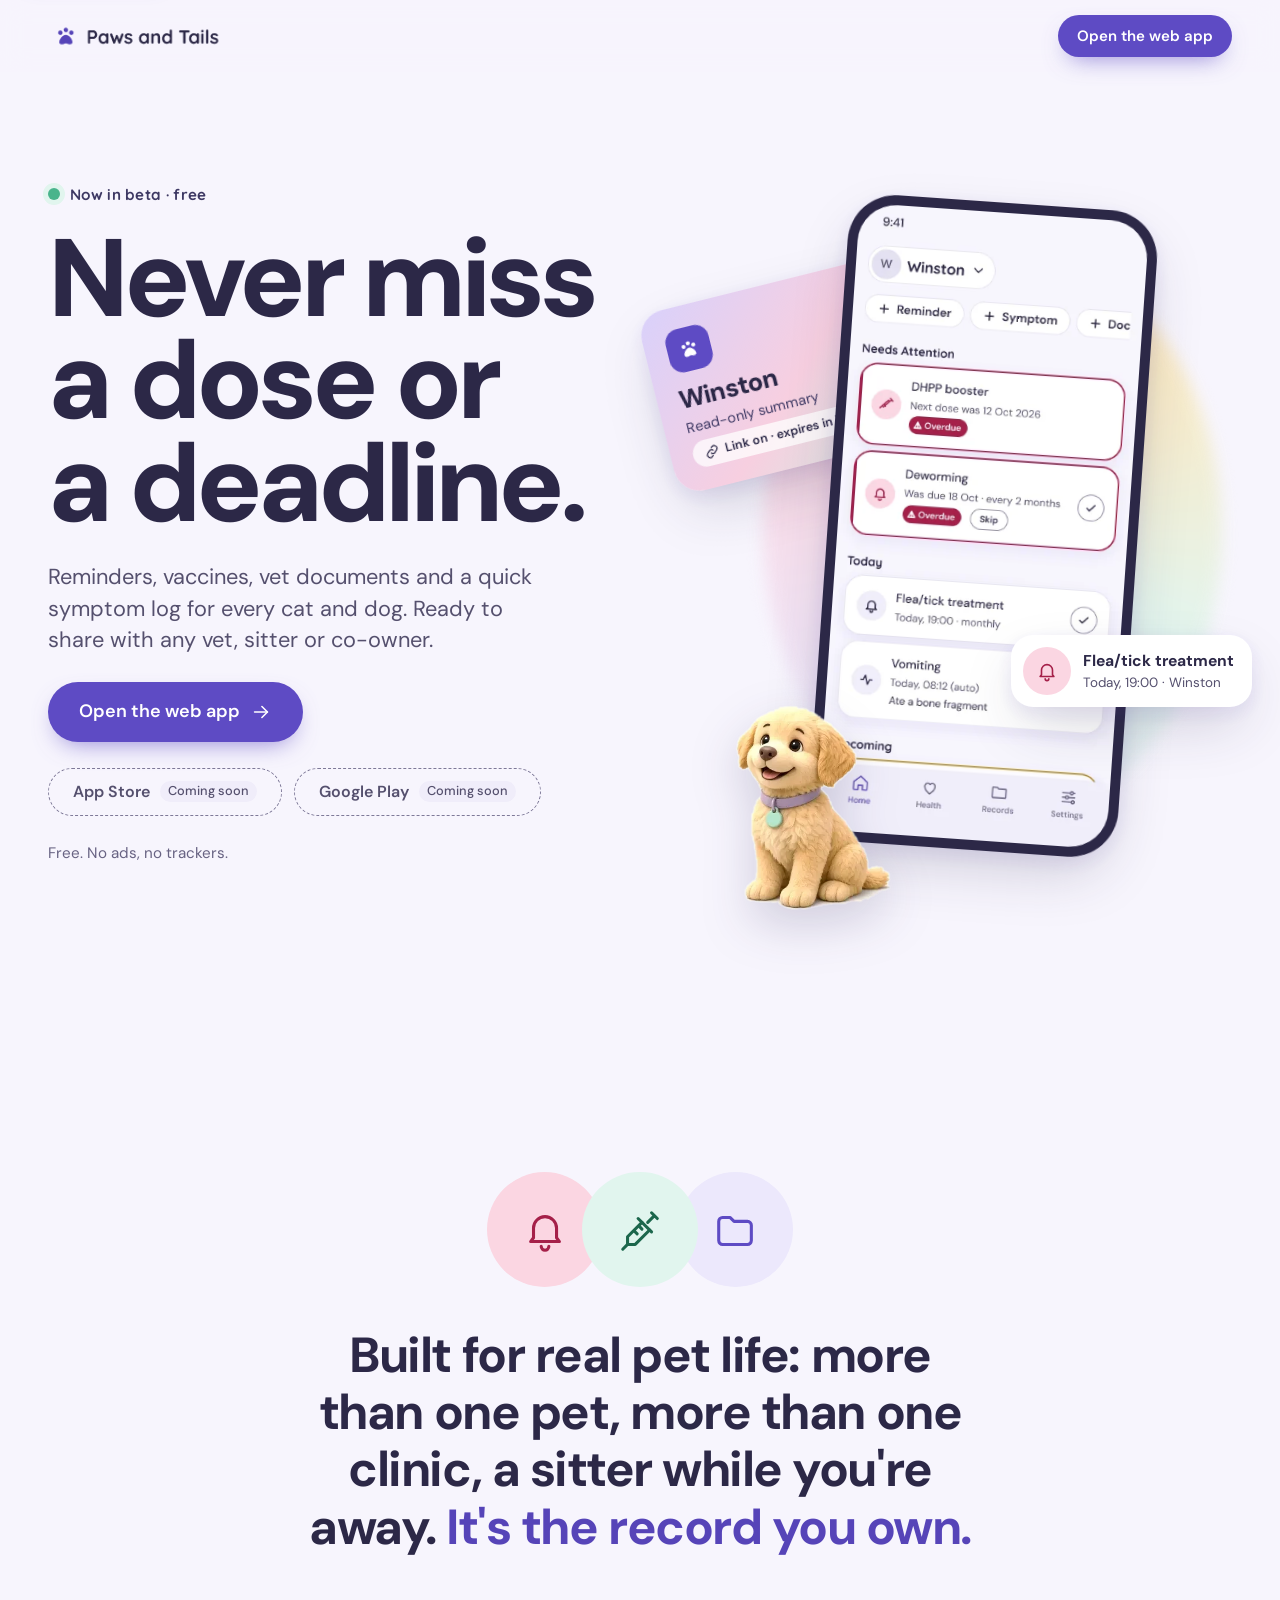
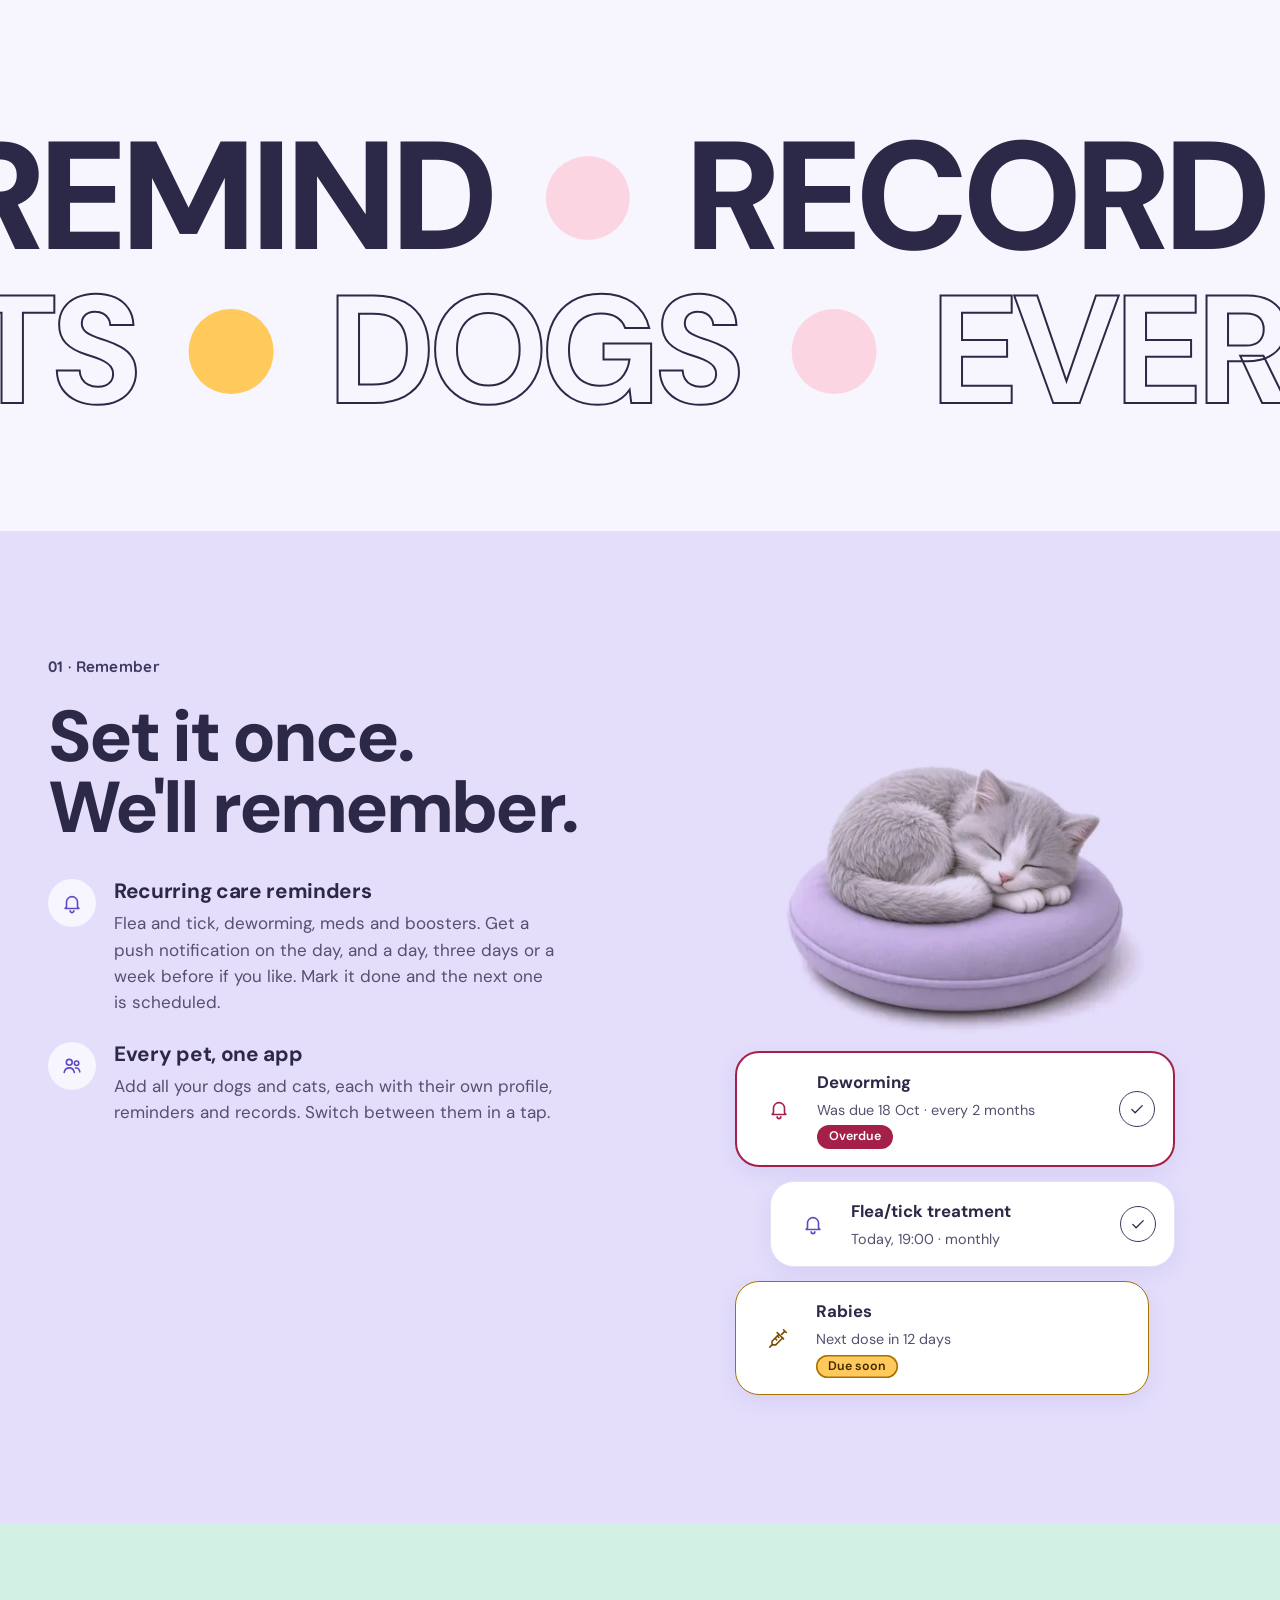
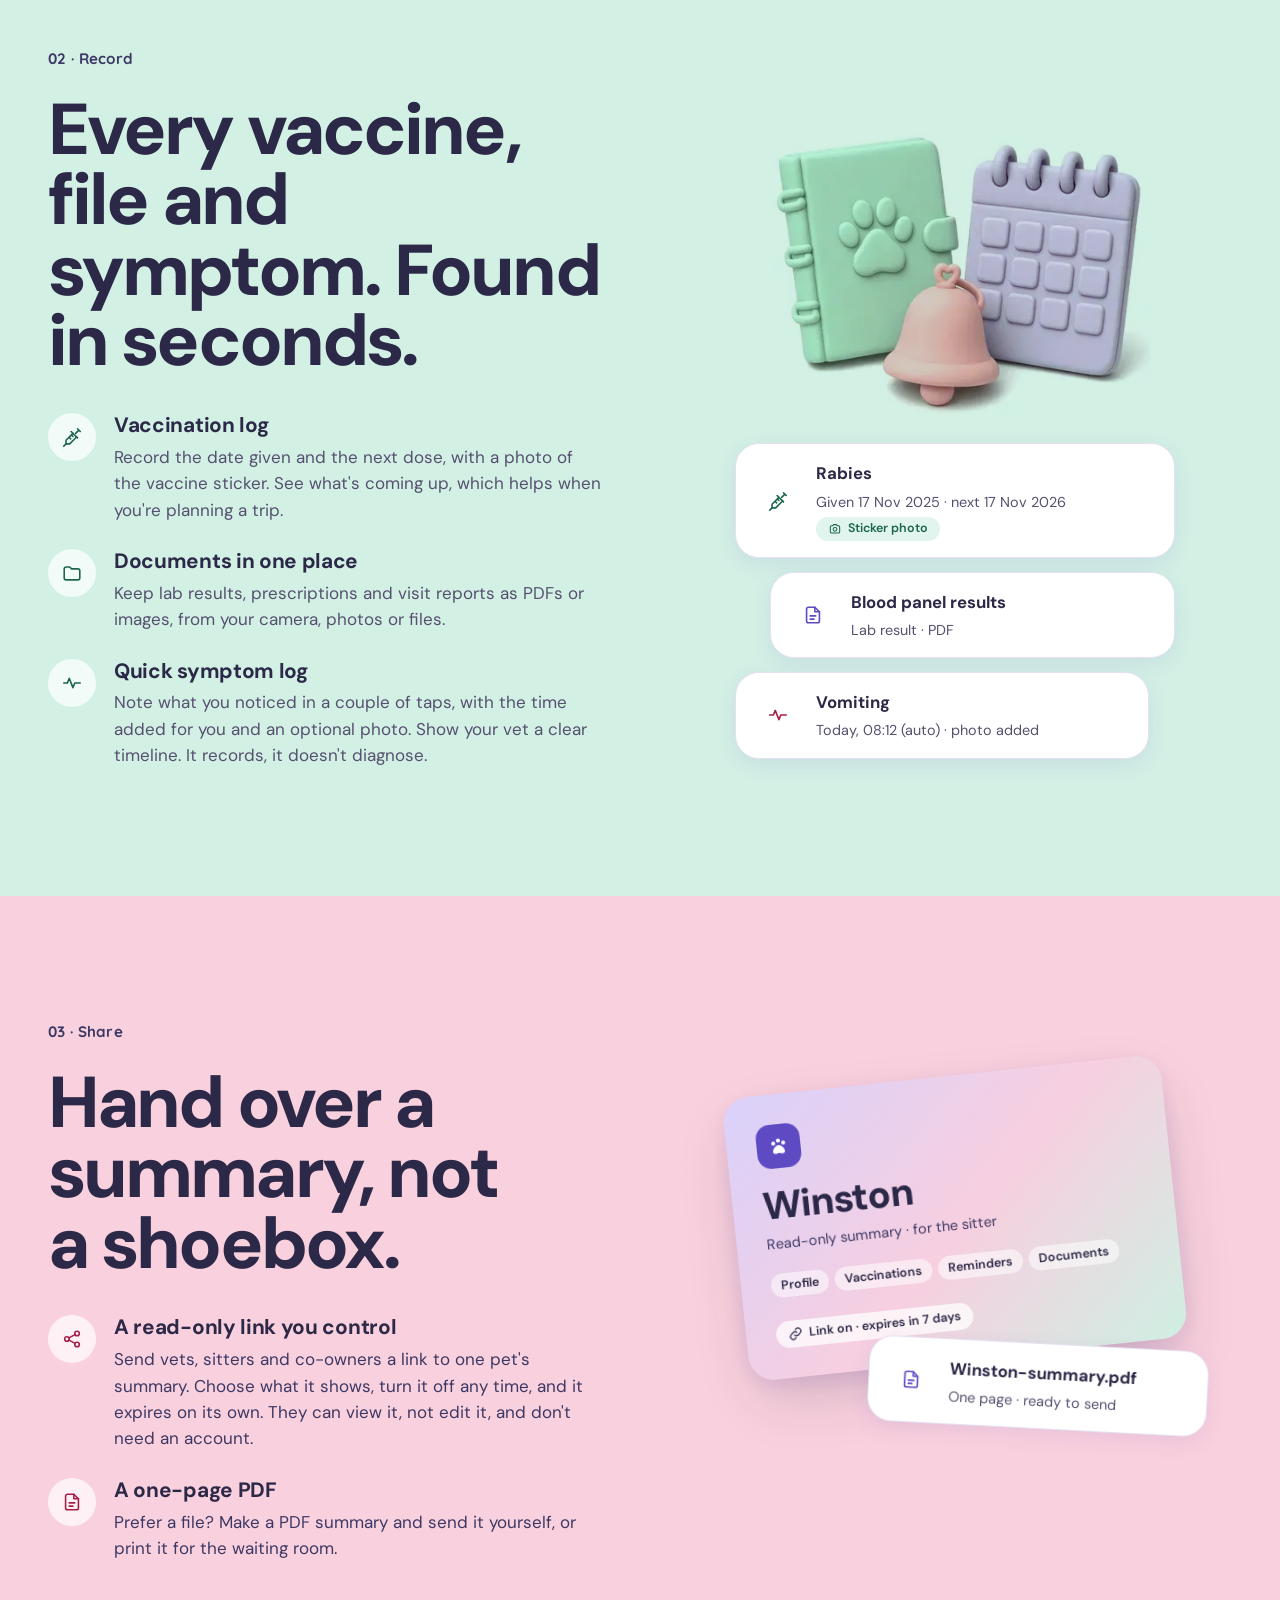
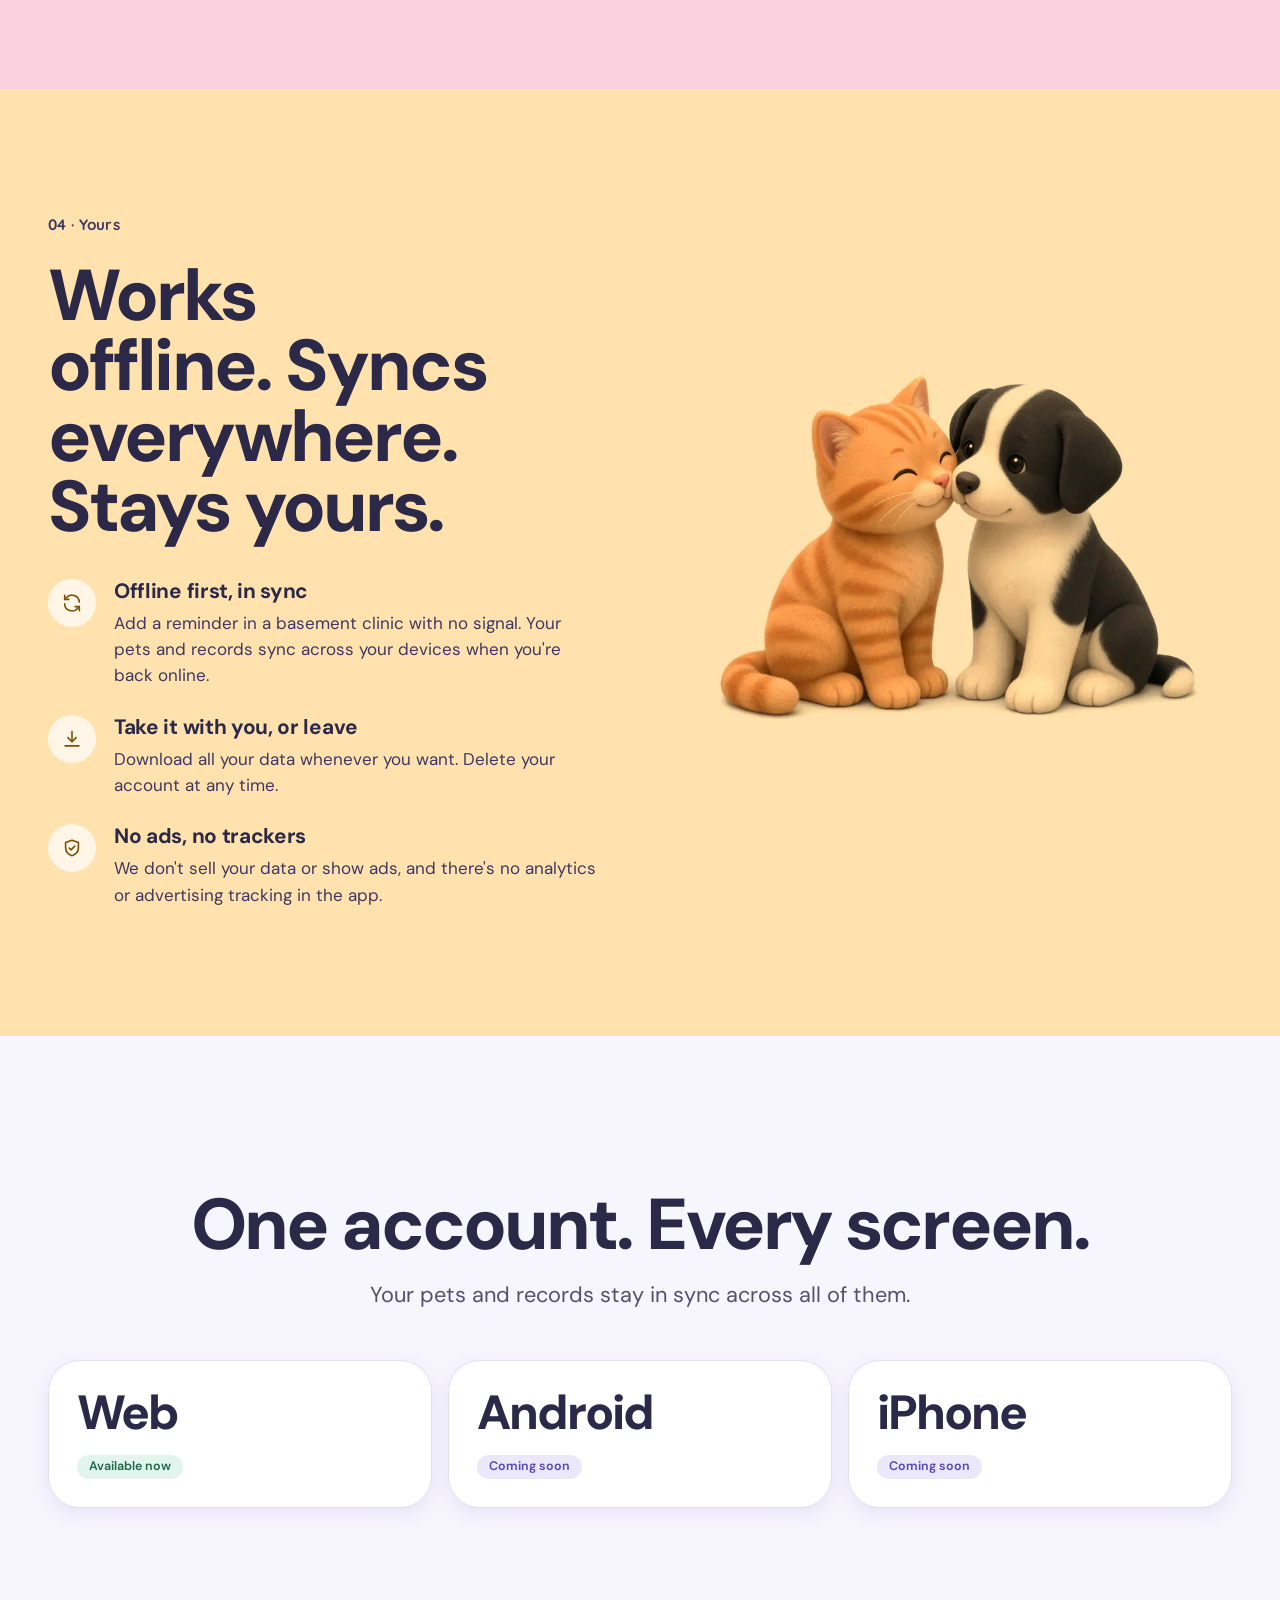
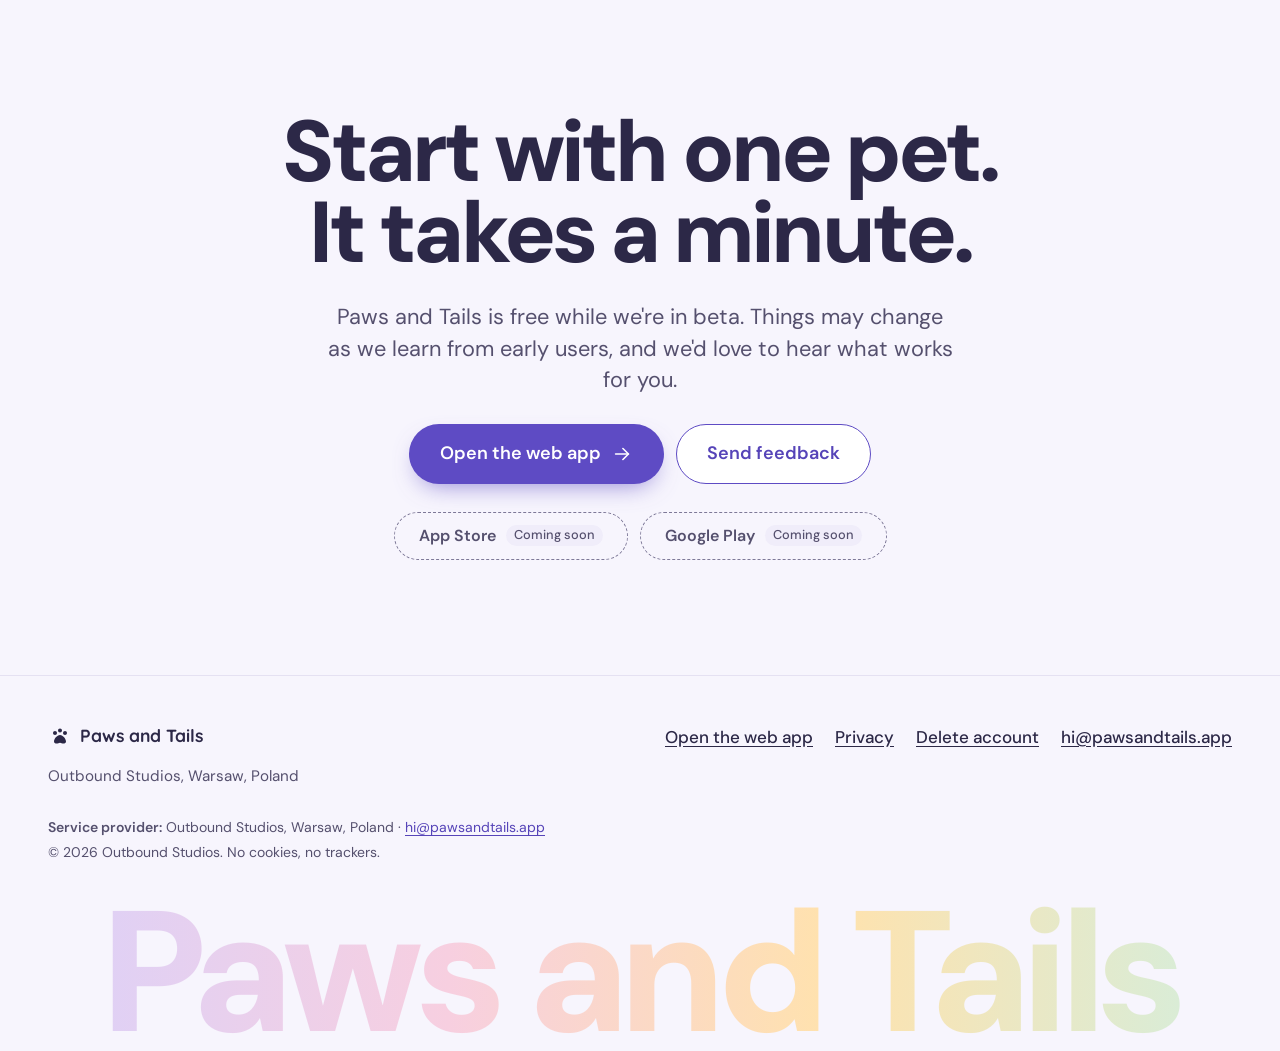
<file: index.html>
<!doctype html>
<html lang="en">
<head>
<meta charset="utf-8">
<meta name="viewport" content="width=device-width, initial-scale=1">
<title>Paws and Tails: pet care reminders and records</title>
<meta name="description" content="Recurring care reminders, vaccine dates, vet documents and a quick symptom log for every cat and dog, with a read-only summary to share with any vet or sitter. Free, with no ads or trackers.">
<link rel="canonical" href="https://pawsandtails.app/">
<meta name="theme-color" content="#F7F5FD">
<meta property="og:type" content="website">
<meta property="og:site_name" content="Paws and Tails">
<meta property="og:title" content="Paws and Tails: pet care reminders and records">
<meta property="og:description" content="Never miss a dose or a deadline, and keep your pet's records ready for any vet. Free during the beta.">
<meta property="og:url" content="https://pawsandtails.app/">
<meta property="og:image" content="https://pawsandtails.app/og.png">
<meta property="og:image:type" content="image/png">
<meta property="og:image:width" content="1200">
<meta property="og:image:height" content="630">
<meta property="og:image:alt" content="Paws and Tails: Never miss a dose or a deadline. Now in beta, free. App mark: a white paw on a purple rounded square.">
<meta name="twitter:card" content="summary_large_image">
<meta name="twitter:image" content="https://pawsandtails.app/og.png">
<link rel="icon" href="/favicon.ico" sizes="any">
<link rel="icon" href="/assets/favicon.svg" type="image/svg+xml">
<link rel="icon" href="/assets/favicon-32.png" type="image/png" sizes="32x32">
<link rel="apple-touch-icon" href="/assets/apple-touch-icon.png">
<link rel="preload" href="/fonts/dm-sans-latin-wght-normal.woff2" as="font" type="font/woff2" crossorigin>
<link rel="preload" href="/fonts/quicksand-latin-wght-normal.woff2" as="font" type="font/woff2" crossorigin>
<link rel="stylesheet" href="/home.css">
</head>
<body>
<a class="skip-link" href="#main">Skip to content</a>

<!-- Shared icon sprite (decorative; every use is aria-hidden) -->
<svg width="0" height="0" style="position:absolute" aria-hidden="true" focusable="false">
  <symbol id="i-bell" viewBox="0 0 24 24"><path d="M6 16V11a6 6 0 0 1 12 0v5l1.5 2h-15z"/><path d="M10 20.5a2 2 0 0 0 4 0"/></symbol>
  <symbol id="i-syringe" viewBox="0 0 24 24"><path d="M18 3l3 3M19.5 4.5 16 8"/><path d="M11 6l7 7"/><path d="M17 12l-7.5 7.5H5.5V15.5L13 8"/><path d="M5.5 19.5 3 22"/><path d="M9 12.5l1.5 1.5M11.5 10l1.5 1.5"/></symbol>
  <symbol id="i-folder" viewBox="0 0 24 24"><path d="M3.5 7.5a2 2 0 0 1 2-2h4l2 2h7a2 2 0 0 1 2 2v8a2 2 0 0 1-2 2h-13a2 2 0 0 1-2-2z"/></symbol>
  <symbol id="i-pulse" viewBox="0 0 24 24"><path d="M3 12h4l2-5 4 10 2-5h6"/></symbol>
  <symbol id="i-share" viewBox="0 0 24 24"><circle cx="17.5" cy="6" r="2.5"/><circle cx="6.5" cy="12" r="2.5"/><circle cx="17.5" cy="18" r="2.5"/><path d="M8.7 10.8l6.6-3.6M8.7 13.2l6.6 3.6"/></symbol>
  <symbol id="i-pets" viewBox="0 0 24 24"><circle cx="9" cy="8" r="3.2"/><path d="M3.5 19c.6-3.2 2.8-5 5.5-5s4.9 1.8 5.5 5"/><circle cx="17" cy="9" r="2.4"/><path d="M15.8 14.2c2.4-.3 4.3 1.2 4.7 4.3"/></symbol>
  <symbol id="i-sync" viewBox="0 0 24 24"><path d="M20 11a8 8 0 0 0-14.3-4.6L4 8"/><path d="M4 3.5V8h4.5"/><path d="M4 13a8 8 0 0 0 14.3 4.6L20 16"/><path d="M20 20.5V16h-4.5"/></symbol>
  <symbol id="i-download" viewBox="0 0 24 24"><path d="M12 4v11"/><path d="M7.5 10.5 12 15l4.5-4.5"/><path d="M4.5 19.5h15"/></symbol>
  <symbol id="i-shield" viewBox="0 0 24 24"><path d="M12 3.5 19 6v5.5c0 4.3-2.9 7.6-7 9-4.1-1.4-7-4.7-7-9V6z"/><path d="M9 12l2 2 4-4"/></symbol>
  <symbol id="i-pdf" viewBox="0 0 24 24"><path d="M14 3.5H7a2 2 0 0 0-2 2v13a2 2 0 0 0 2 2h10a2 2 0 0 0 2-2v-10z"/><path d="M14 3.5v5h5"/><path d="M9 13h6M9 16.5h4"/></symbol>
  <symbol id="i-camera" viewBox="0 0 24 24"><path d="M4 8.5a2 2 0 0 1 2-2h2l1.5-2h5l1.5 2h2a2 2 0 0 1 2 2V17a2 2 0 0 1-2 2H6a2 2 0 0 1-2-2z"/><circle cx="12" cy="12.5" r="3.2"/></symbol>
  <symbol id="i-check" viewBox="0 0 24 24"><path d="M5 12.5l4.5 4.5L19 7.5"/></symbol>
  <symbol id="i-arrow" viewBox="0 0 24 24"><path d="M5 12h14"/><path d="M13 6l6 6-6 6"/></symbol>
  <symbol id="i-link" viewBox="0 0 24 24"><path d="M10 14a4.5 4.5 0 0 0 6.4 0l3-3a4.5 4.5 0 0 0-6.4-6.4l-1 1"/><path d="M14 10a4.5 4.5 0 0 0-6.4 0l-3 3a4.5 4.5 0 0 0 6.4 6.4l1-1"/></symbol>
</svg>

<header class="site-header">
  <div class="wrap header-inner">
    <a class="wordmark" href="/"><img class="lockup" src="/assets/lockup-transparent.png" srcset="/assets/lockup-transparent.png 1x, /assets/lockup-transparent@2x.png 2x" width="225" height="76" alt="Paws and Tails, home"></a>
    <a class="btn btn-primary btn-small" href="https://paws-and-tails.expo.app">Open the web app</a>
  </div>
</header>

<main id="main">

  <!-- 1. HERO -->
  <section class="hero" aria-labelledby="hero-title">
    <div class="wrap hero-inner">
      <div class="hero-copy">
        <p class="eyebrow rise" style="--d:0"><span class="dot dot-mint" aria-hidden="true"></span>Now in beta · free</p>
        <h1 id="hero-title" class="display rise" style="--d:1">Never miss a dose or a deadline.</h1>
        <p class="lead rise" style="--d:2">Reminders, vaccines, vet documents and a quick symptom log for every cat and dog. Ready to share with any vet, sitter or co-owner.</p>
        <div class="cta-row rise" style="--d:3">
          <a class="btn btn-primary btn-large" href="https://paws-and-tails.expo.app">Open the web app<svg class="ico" aria-hidden="true"><use href="#i-arrow"/></svg></a>
        </div>
        <div class="store-row rise" style="--d:4">
          <!-- STORE BUTTONS: neutral text buttons, not official badges. Swap in official Apple/Google badge artwork once the listings exist.
               To hide a store button entirely, add the class "is-hidden". -->
          <span class="btn btn-soon store-ios" aria-disabled="true">App Store <small>Coming soon</small></span>
          <span class="btn btn-soon store-android" aria-disabled="true">Google Play <small>Coming soon</small></span>
        </div>
        <p class="hint rise" style="--d:5">Free. No ads, no trackers.</p>
      </div>

      <div class="hero-visual" aria-hidden="false">
        <div class="hero-blob" aria-hidden="true"></div>
        <div class="share-card float-a" aria-hidden="true">
          <span class="share-card-paw"><img src="/assets/paw.svg" width="28" height="28" alt=""></span>
          <span class="share-card-title">Winston</span>
          <span class="share-card-sub">Read-only summary</span>
          <span class="share-card-chip"><svg class="ico" aria-hidden="true"><use href="#i-link"/></svg>Link on · expires in 7 days</span>
        </div>
        <figure class="phone">
          <img src="/assets/home-mobile.webp" width="390" height="844" fetchpriority="high" alt="Paws and Tails home screen for a dog called Winston: an overdue DHPP booster and deworming under Needs Attention, a flea and tick treatment and a symptom note under Today.">
        </figure>
        <div class="toast float-b" aria-hidden="true">
          <span class="bubble bubble-pink"><svg class="ico"><use href="#i-bell"/></svg></span>
          <span><strong>Flea/tick treatment</strong><small>Today, 19:00 · Winston</small></span>
        </div>
        <img class="hero-pup float-c" src="/assets/v2/puppy-480.webp" srcset="/assets/v2/puppy-480.webp 480w, /assets/v2/puppy-800.webp 800w" sizes="(min-width: 900px) 260px, 160px" width="480" height="480" alt="" decoding="async">
      </div>
    </div>
  </section>

  <!-- 2. STATEMENT -->
  <section class="statement" aria-labelledby="statement-title">
    <div class="wrap">
      <div class="orbs" aria-hidden="true">
        <span class="orb orb-pink"><svg class="ico"><use href="#i-bell"/></svg></span>
        <span class="orb orb-mint"><svg class="ico"><use href="#i-syringe"/></svg></span>
        <span class="orb orb-lav"><svg class="ico"><use href="#i-folder"/></svg></span>
      </div>
      <h2 id="statement-title" class="visually-hidden">Why Paws and Tails</h2>
      <p class="statement-text"><span class="w">Built</span> <span class="w">for</span> <span class="w">real</span> <span class="w">pet</span> <span class="w">life:</span> <span class="w">more</span> <span class="w">than</span> <span class="w">one</span> <span class="w">pet,</span> <span class="w">more</span> <span class="w">than</span> <span class="w">one</span> <span class="w">clinic,</span> <span class="w">a</span> <span class="w">sitter</span> <span class="w">while</span> <span class="w">you're</span> <span class="w">away.</span> <span class="w accent">It's</span> <span class="w accent">the</span> <span class="w accent">record</span> <span class="w accent">you</span> <span class="w accent">own.</span></p>
    </div>
  </section>

  <!-- 3. KINETIC BAND (decorative) -->
  <div class="band" aria-hidden="true">
    <p class="band-row band-l">Remind <i class="bd bd-pink"></i> Record <i class="bd bd-mint"></i> Share <i class="bd bd-lav"></i> Remind <i class="bd bd-pink"></i> Record <i class="bd bd-mint"></i></p>
    <p class="band-row band-r">Cats <i class="bd bd-amber"></i> Dogs <i class="bd bd-pink"></i> Every pet <i class="bd bd-mint"></i> Cats <i class="bd bd-amber"></i> Dogs <i class="bd bd-pink"></i></p>
  </div>

  <!-- 4. CHAPTERS -->
  <section class="chapter ch-lav" aria-labelledby="ch1-title">
    <div class="wrap chapter-inner">
      <div class="chapter-copy">
        <p class="eyebrow">01 · Remember</p>
        <h2 id="ch1-title" class="h2">Set it once.<br> We'll remember.</h2>
        <ul class="feature-list">
          <li>
            <span class="bubble bubble-lav"><svg class="ico" aria-hidden="true"><use href="#i-bell"/></svg></span>
            <div><h3>Recurring care reminders</h3><p>Flea and tick, deworming, meds and boosters. Get a push notification on the day, and a day, three days or a week before if you like. Mark it done and the next one is scheduled.</p></div>
          </li>
          <li>
            <span class="bubble bubble-lav"><svg class="ico" aria-hidden="true"><use href="#i-pets"/></svg></span>
            <div><h3>Every pet, one app</h3><p>Add all your dogs and cats, each with their own profile, reminders and records. Switch between them in a tap.</p></div>
          </li>
        </ul>
      </div>
      <div class="chapter-visual">
        <img class="ch-art reveal" src="/assets/v2/cat-480.webp" srcset="/assets/v2/cat-480.webp 480w, /assets/v2/cat-800.webp 800w" sizes="(min-width: 900px) 420px, 70vw" width="480" height="480" alt="" loading="lazy" decoding="async">
        <div class="ui-stack" aria-hidden="true">
          <div class="ui-card ui-overdue reveal">
            <span class="bubble bubble-pink"><svg class="ico"><use href="#i-bell"/></svg></span>
            <span class="ui-body"><strong>Deworming</strong><small>Was due 18 Oct · every 2 months</small><em class="chip chip-overdue">Overdue</em></span>
            <span class="ui-tick"><svg class="ico"><use href="#i-check"/></svg></span>
          </div>
          <div class="ui-card reveal">
            <span class="bubble bubble-lav"><svg class="ico"><use href="#i-bell"/></svg></span>
            <span class="ui-body"><strong>Flea/tick treatment</strong><small>Today, 19:00 · monthly</small></span>
            <span class="ui-tick"><svg class="ico"><use href="#i-check"/></svg></span>
          </div>
          <div class="ui-card ui-soon reveal">
            <span class="bubble bubble-amber"><svg class="ico"><use href="#i-syringe"/></svg></span>
            <span class="ui-body"><strong>Rabies</strong><small>Next dose in 12 days</small><em class="chip chip-soon">Due soon</em></span>
          </div>
        </div>
      </div>
    </div>
  </section>

  <section class="chapter ch-mint" aria-labelledby="ch2-title">
    <div class="wrap chapter-inner">
      <div class="chapter-copy">
        <p class="eyebrow">02 · Record</p>
        <h2 id="ch2-title" class="h2">Every vaccine, file and symptom. Found in seconds.</h2>
        <ul class="feature-list">
          <li>
            <span class="bubble bubble-mint"><svg class="ico" aria-hidden="true"><use href="#i-syringe"/></svg></span>
            <div><h3>Vaccination log</h3><p>Record the date given and the next dose, with a photo of the vaccine sticker. See what's coming up, which helps when you're planning a trip.</p></div>
          </li>
          <li>
            <span class="bubble bubble-mint"><svg class="ico" aria-hidden="true"><use href="#i-folder"/></svg></span>
            <div><h3>Documents in one place</h3><p>Keep lab results, prescriptions and visit reports as PDFs or images, from your camera, photos or files.</p></div>
          </li>
          <li>
            <span class="bubble bubble-mint"><svg class="ico" aria-hidden="true"><use href="#i-pulse"/></svg></span>
            <div><h3>Quick symptom log</h3><p>Note what you noticed in a couple of taps, with the time added for you and an optional photo. Show your vet a clear timeline. It records, it doesn't diagnose.</p></div>
          </li>
        </ul>
      </div>
      <div class="chapter-visual">
        <img class="ch-art reveal" src="/assets/v2/records-480.webp" srcset="/assets/v2/records-480.webp 480w, /assets/v2/records-800.webp 800w" sizes="(min-width: 900px) 420px, 70vw" width="480" height="480" alt="" loading="lazy" decoding="async">
        <div class="ui-stack" aria-hidden="true">
          <div class="ui-card reveal">
            <span class="bubble bubble-mint"><svg class="ico"><use href="#i-syringe"/></svg></span>
            <span class="ui-body"><strong>Rabies</strong><small>Given 17 Nov 2025 · next 17 Nov 2026</small><em class="chip chip-valid"><svg class="ico"><use href="#i-camera"/></svg>Sticker photo</em></span>
          </div>
          <div class="ui-card reveal">
            <span class="bubble bubble-lav"><svg class="ico"><use href="#i-pdf"/></svg></span>
            <span class="ui-body"><strong>Blood panel results</strong><small>Lab result · PDF</small></span>
          </div>
          <div class="ui-card reveal">
            <span class="bubble bubble-pink"><svg class="ico"><use href="#i-pulse"/></svg></span>
            <span class="ui-body"><strong>Vomiting</strong><small>Today, 08:12 (auto) · photo added</small></span>
          </div>
        </div>
      </div>
    </div>
  </section>

  <section class="chapter ch-pink" aria-labelledby="ch3-title">
    <div class="wrap chapter-inner">
      <div class="chapter-copy">
        <p class="eyebrow">03 · Share</p>
        <h2 id="ch3-title" class="h2">Hand over a summary, not a shoebox.</h2>
        <ul class="feature-list">
          <li>
            <span class="bubble bubble-pink"><svg class="ico" aria-hidden="true"><use href="#i-share"/></svg></span>
            <div><h3>A read-only link you control</h3><p>Send vets, sitters and co-owners a link to one pet's summary. Choose what it shows, turn it off any time, and it expires on its own. They can view it, not edit it, and don't need an account.</p></div>
          </li>
          <li>
            <span class="bubble bubble-pink"><svg class="ico" aria-hidden="true"><use href="#i-pdf"/></svg></span>
            <div><h3>A one-page PDF</h3><p>Prefer a file? Make a PDF summary and send it yourself, or print it for the waiting room.</p></div>
          </li>
        </ul>
      </div>
      <div class="chapter-visual">
        <div class="share-card share-card-lg reveal" aria-hidden="true">
          <span class="share-card-paw"><img src="/assets/paw.svg" width="28" height="28" alt=""></span>
          <span class="share-card-title">Winston</span>
          <span class="share-card-sub">Read-only summary · for the sitter</span>
          <span class="share-sections"><i>Profile</i><i>Vaccinations</i><i>Reminders</i><i>Documents</i></span>
          <span class="share-card-chip"><svg class="ico" aria-hidden="true"><use href="#i-link"/></svg>Link on · expires in 7 days</span>
        </div>
        <div class="ui-card ui-float reveal" aria-hidden="true">
          <span class="bubble bubble-lav"><svg class="ico"><use href="#i-pdf"/></svg></span>
          <span class="ui-body"><strong>Winston-summary.pdf</strong><small>One page · ready to send</small></span>
        </div>
      </div>
    </div>
  </section>

  <section class="chapter ch-amber" aria-labelledby="ch4-title">
    <div class="wrap chapter-inner">
      <div class="chapter-copy">
        <p class="eyebrow">04 · Yours</p>
        <h2 id="ch4-title" class="h2">Works offline. Syncs everywhere. Stays yours.</h2>
        <ul class="feature-list">
          <li>
            <span class="bubble bubble-amber"><svg class="ico" aria-hidden="true"><use href="#i-sync"/></svg></span>
            <div><h3>Offline first, in sync</h3><p>Add a reminder in a basement clinic with no signal. Your pets and records sync across your devices when you're back online.</p></div>
          </li>
          <li>
            <span class="bubble bubble-amber"><svg class="ico" aria-hidden="true"><use href="#i-download"/></svg></span>
            <div><h3>Take it with you, or leave</h3><p>Download all your data whenever you want. Delete your account at any time.</p></div>
          </li>
          <li>
            <span class="bubble bubble-amber"><svg class="ico" aria-hidden="true"><use href="#i-shield"/></svg></span>
            <div><h3>No ads, no trackers</h3><p>We don't sell your data or show ads, and there's no analytics or advertising tracking in the app.</p></div>
          </li>
        </ul>
      </div>
      <div class="chapter-visual">
        <img class="ch-art ch-art-xl reveal" src="/assets/v2/friends-480.webp" srcset="/assets/v2/friends-480.webp 480w, /assets/v2/friends-800.webp 800w" sizes="(min-width: 900px) 520px, 80vw" width="480" height="480" alt="" loading="lazy" decoding="async">
      </div>
    </div>
  </section>

  <!-- 5. PLATFORMS -->
  <section class="platforms" aria-labelledby="platforms-title">
    <div class="wrap">
      <h2 id="platforms-title" class="h2 center">One account. Every screen.</h2>
      <p class="section-lead center">Your pets and records stay in sync across all of them.</p>
      <ul class="platform-grid">
        <li class="platform reveal"><span class="pf-name">Web</span><span class="chip chip-valid">Available now</span></li>
        <li class="platform reveal"><span class="pf-name">Android</span><span class="chip chip-lav">Coming soon</span></li>
        <li class="platform reveal"><span class="pf-name">iPhone</span><span class="chip chip-lav">Coming soon</span></li>
      </ul>
    </div>
  </section>

  <!-- 6. FINAL CTA -->
  <section class="final" aria-labelledby="final-title">
    <div class="wrap final-inner">
      <h2 id="final-title" class="display display-md">Start with one pet. It takes a minute.</h2>
      <p class="lead">Paws and Tails is free while we're in beta. Things may change as we learn from early users, and we'd love to hear what works for you.</p>
      <div class="cta-row center-row">
        <a class="btn btn-primary btn-large" href="https://paws-and-tails.expo.app">Open the web app<svg class="ico" aria-hidden="true"><use href="#i-arrow"/></svg></a>
        <a class="btn btn-secondary btn-large" href="mailto:hi@pawsandtails.app">Send feedback</a>
      </div>
      <div class="store-row center-row">
        <span class="btn btn-soon store-ios" aria-disabled="true">App Store <small>Coming soon</small></span>
        <span class="btn btn-soon store-android" aria-disabled="true">Google Play <small>Coming soon</small></span>
      </div>
    </div>
  </section>
</main>

<footer class="site-footer">
  <div class="wrap footer-inner">
    <div>
      <a class="wordmark wordmark-small" href="/">
        <img class="paw" src="/assets/paw.svg" width="24" height="24" alt="">
        <span>Paws and Tails</span>
      </a>
      <p class="publisher">Outbound Studios, Warsaw, Poland</p>
    </div>
    <nav aria-label="Footer">
      <ul class="footer-links">
        <li><a href="https://paws-and-tails.expo.app">Open the web app</a></li>
        <li><a href="/privacy/">Privacy</a></li>
        <li><a href="https://paws-and-tails.expo.app/delete-account">Delete account</a></li>
        <li><a href="mailto:hi@pawsandtails.app">hi@pawsandtails.app</a></li>
      </ul>
    </nav>
  </div>
  <div class="wrap legal" id="imprint">
    <!-- Never publish a home address or NIP here. -->
    <p><span class="legal-label">Service provider:</span> Outbound Studios, Warsaw, Poland · <a href="mailto:hi@pawsandtails.app">hi@pawsandtails.app</a></p>
    <p>© 2026 Outbound Studios. No cookies, no trackers.</p>
  </div>
  <p class="giant-mark" aria-hidden="true">Paws and Tails</p>
</footer>
</body>
</html>
</file>
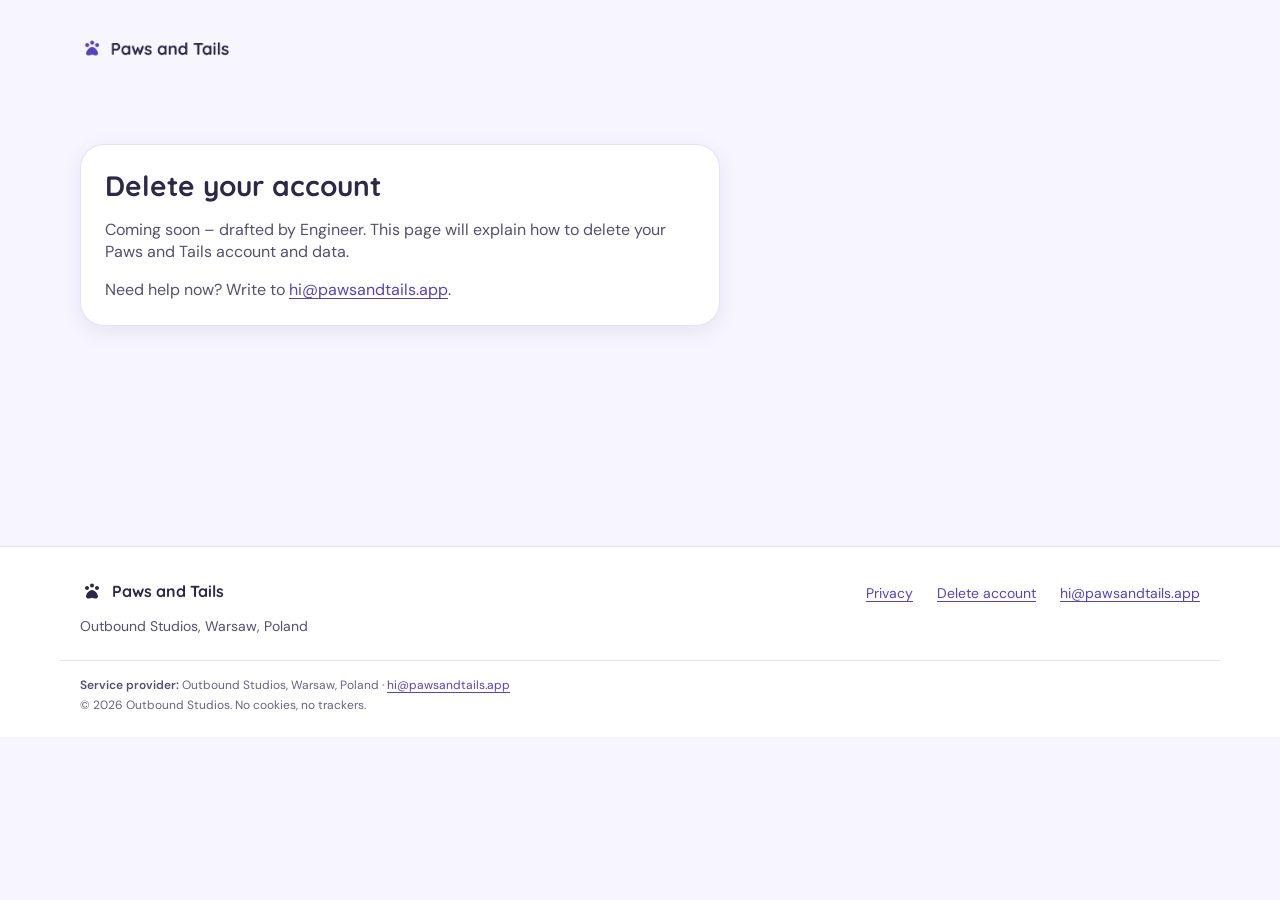
<file: delete-account/index.html>
<!doctype html>
<html lang="en">
<head>
<meta charset="utf-8">
<meta name="viewport" content="width=device-width, initial-scale=1">
<title>Delete your account · Paws and Tails</title>
<meta name="description" content="How to delete your Paws and Tails account and data.">
<link rel="icon" href="/favicon.ico" sizes="any">
<link rel="icon" href="/assets/favicon.svg" type="image/svg+xml">
<link rel="apple-touch-icon" href="/assets/apple-touch-icon.png">
<link rel="stylesheet" href="/styles.css">
</head>
<body>
<a class="skip-link" href="#main">Skip to content</a>
<header class="site-header">
  <div class="wrap header-inner">
    <a class="wordmark" href="/"><img class="lockup" src="/assets/lockup-transparent.png" srcset="/assets/lockup-transparent.png 1x, /assets/lockup-transparent@2x.png 2x" width="225" height="76" alt="Paws and Tails, home"></a>
  </div>
</header>
<main id="main" class="simple">
  <div class="wrap">
    <div class="card">
      <!-- STUB: replace with Engineer's deletion page (Designer Figma P-W01–05 / P-M01–05, Batch u 3-day restore wording) -->
      <h1>Delete your account</h1>
      <p>Coming soon – drafted by Engineer. This page will explain how to delete your Paws and Tails account and data.</p>
      <p>Need help now? Write to <a href="mailto:hi@pawsandtails.app">hi@pawsandtails.app</a>.</p>
    </div>
  </div>
</main>
<footer class="site-footer">
  <div class="wrap footer-inner">
    <div>
      <a class="wordmark wordmark-small" href="/">
        <img class="paw" src="/assets/paw.svg" width="24" height="24" alt="">
        <span>Paws and Tails</span>
      </a>
      <p class="publisher">Outbound Studios, Warsaw, Poland</p>
    </div>
    <nav aria-label="Footer">
      <ul class="footer-links">
        <li><a href="/privacy/">Privacy</a></li>
        <li><a href="/delete-account/">Delete account</a></li>
        <li><a href="mailto:hi@pawsandtails.app">hi@pawsandtails.app</a></li>
      </ul>
    </nav>
  </div>
  <div class="wrap legal">
    <!-- TODO: business address + NIP pending virtual-office decision; never publish home address -->
    <p><span class="legal-label">Service provider:</span> Outbound Studios, Warsaw, Poland · <a href="mailto:hi@pawsandtails.app">hi@pawsandtails.app</a></p>
    <p>© 2026 Outbound Studios. No cookies, no trackers.</p>
  </div>
</footer>
</body>
</html>
</file>
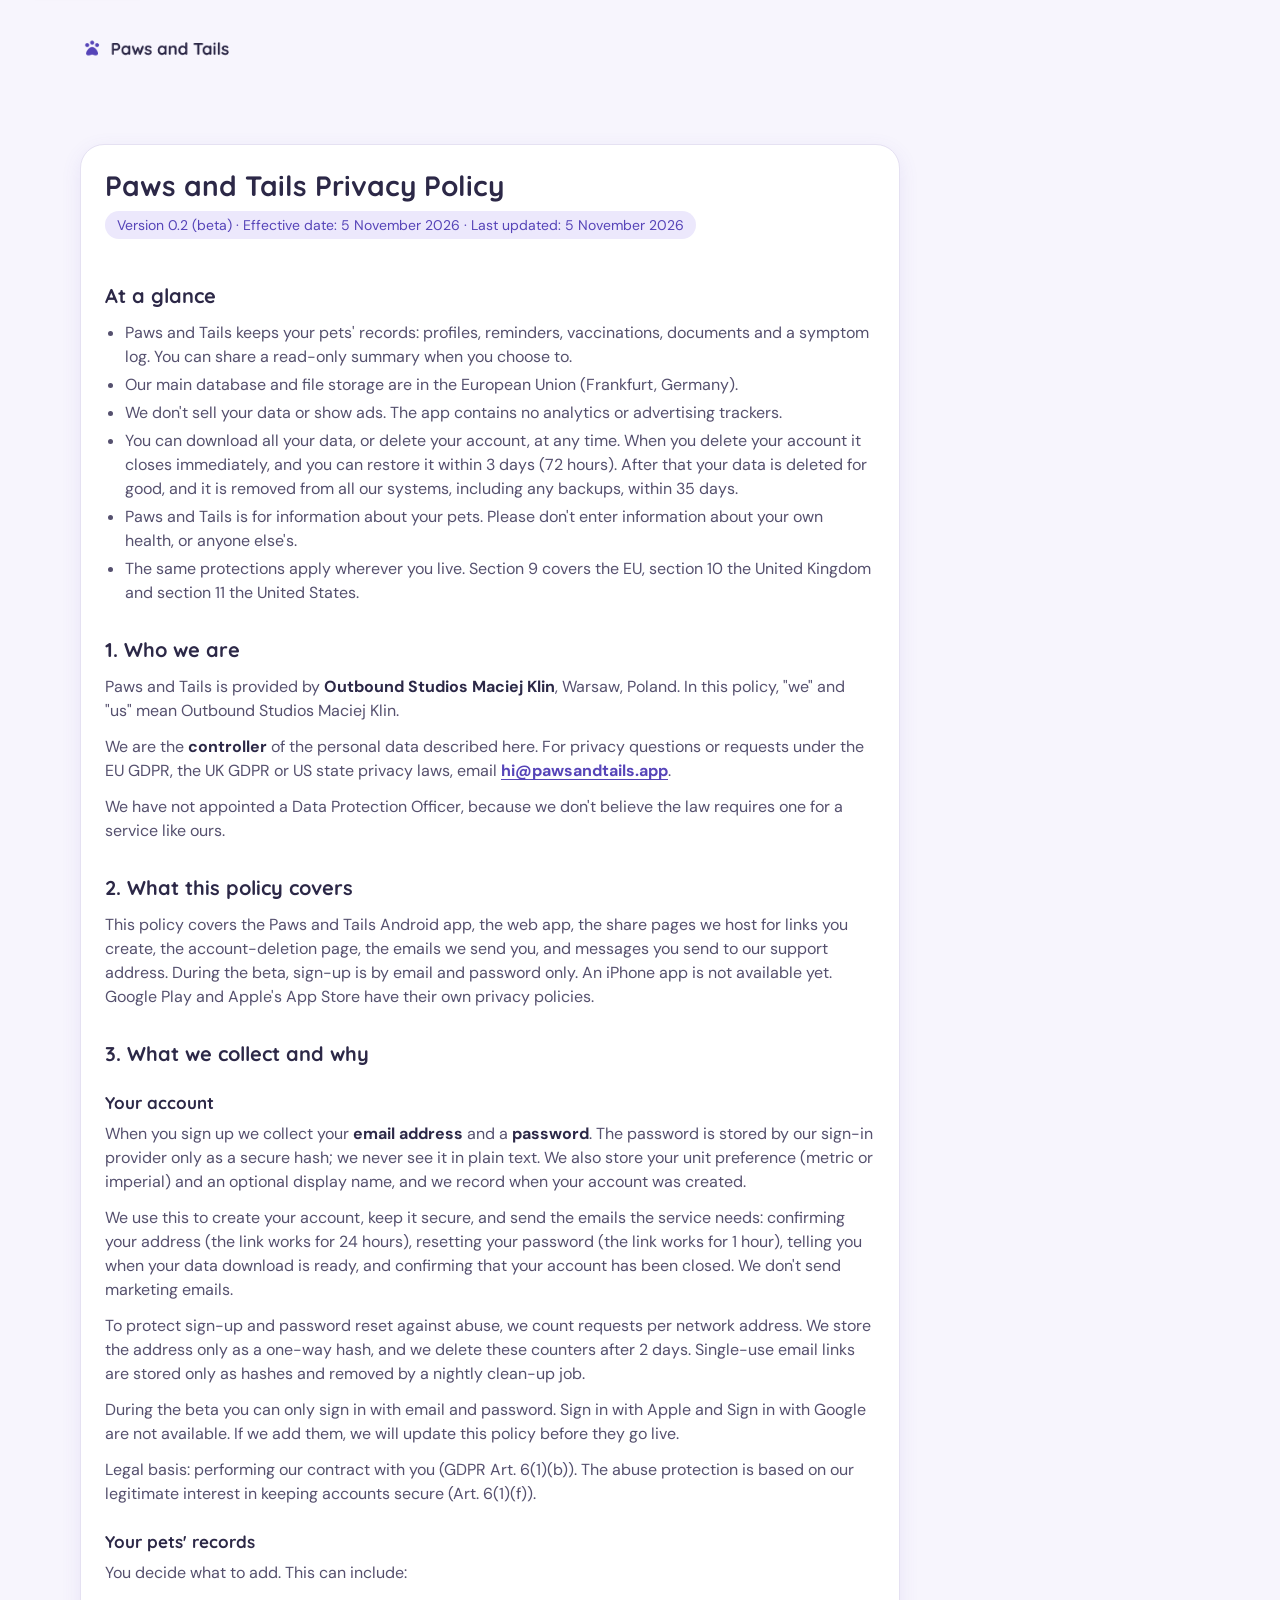
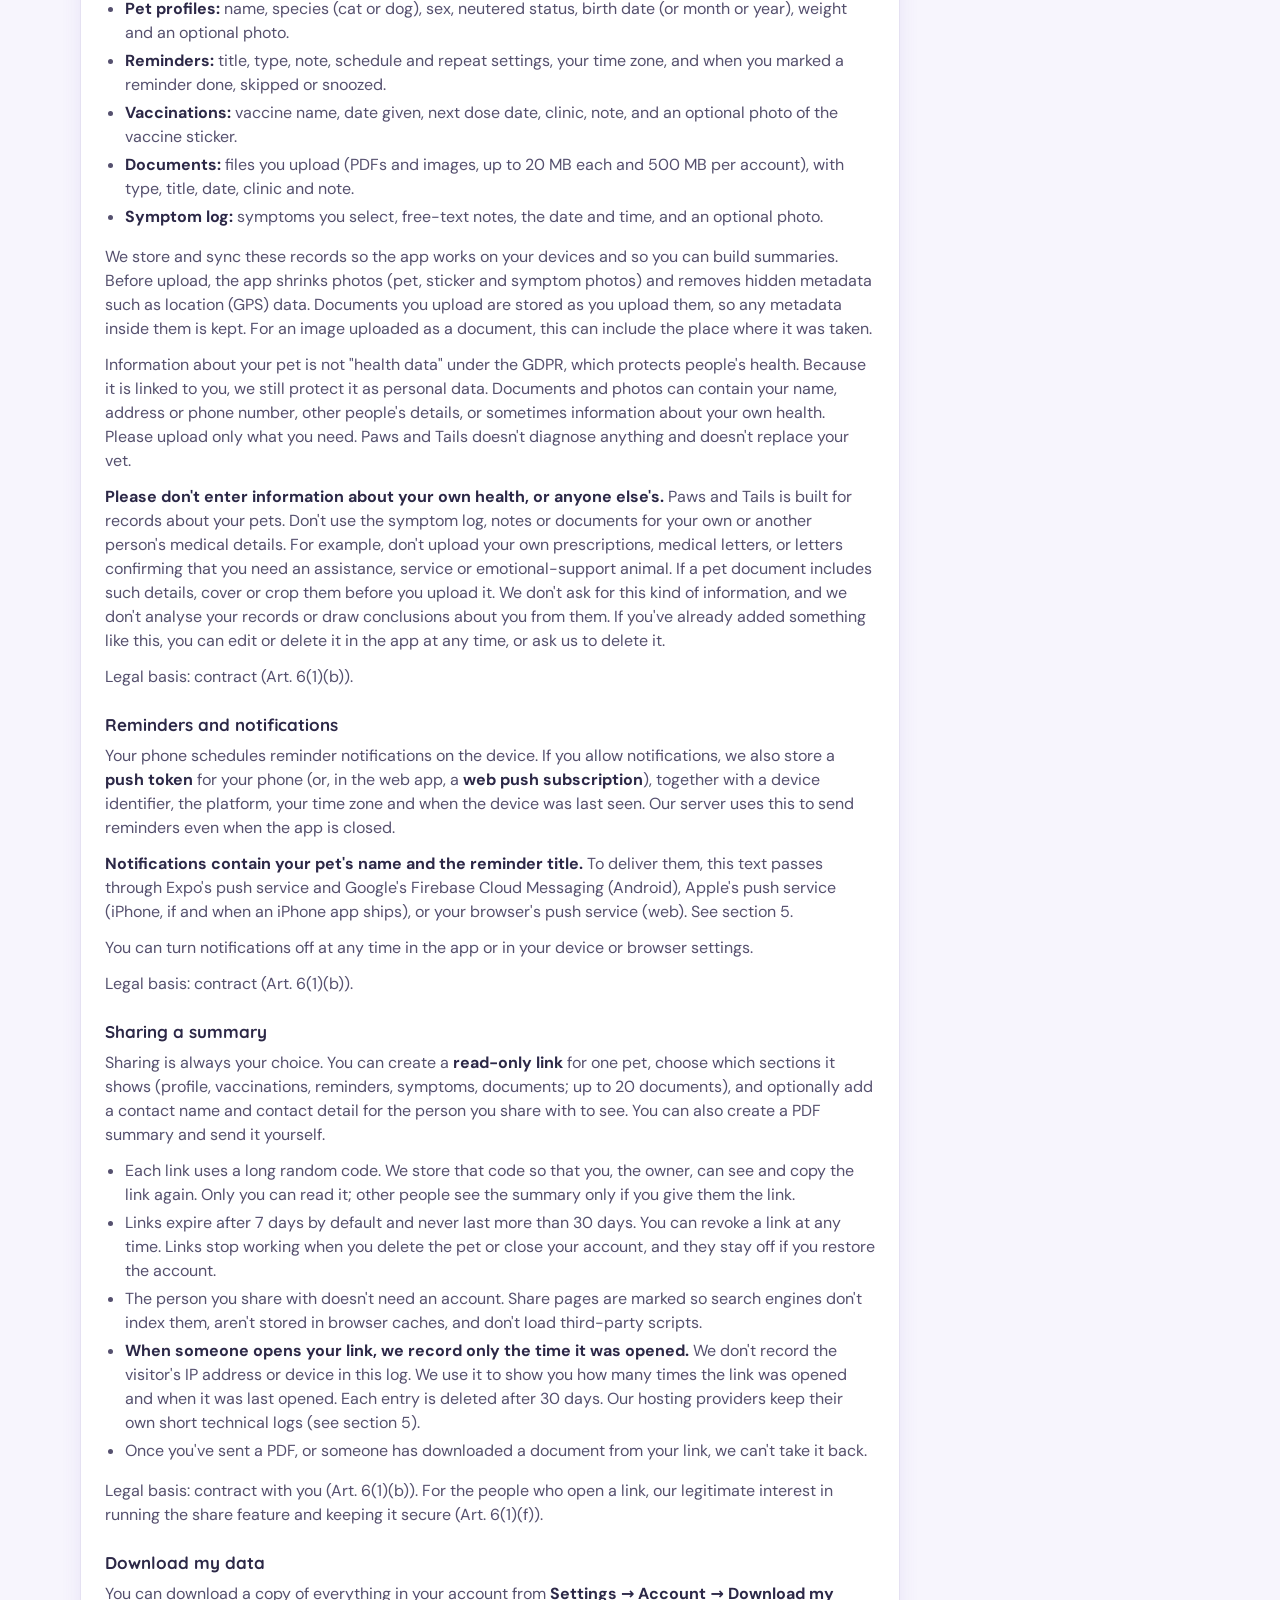
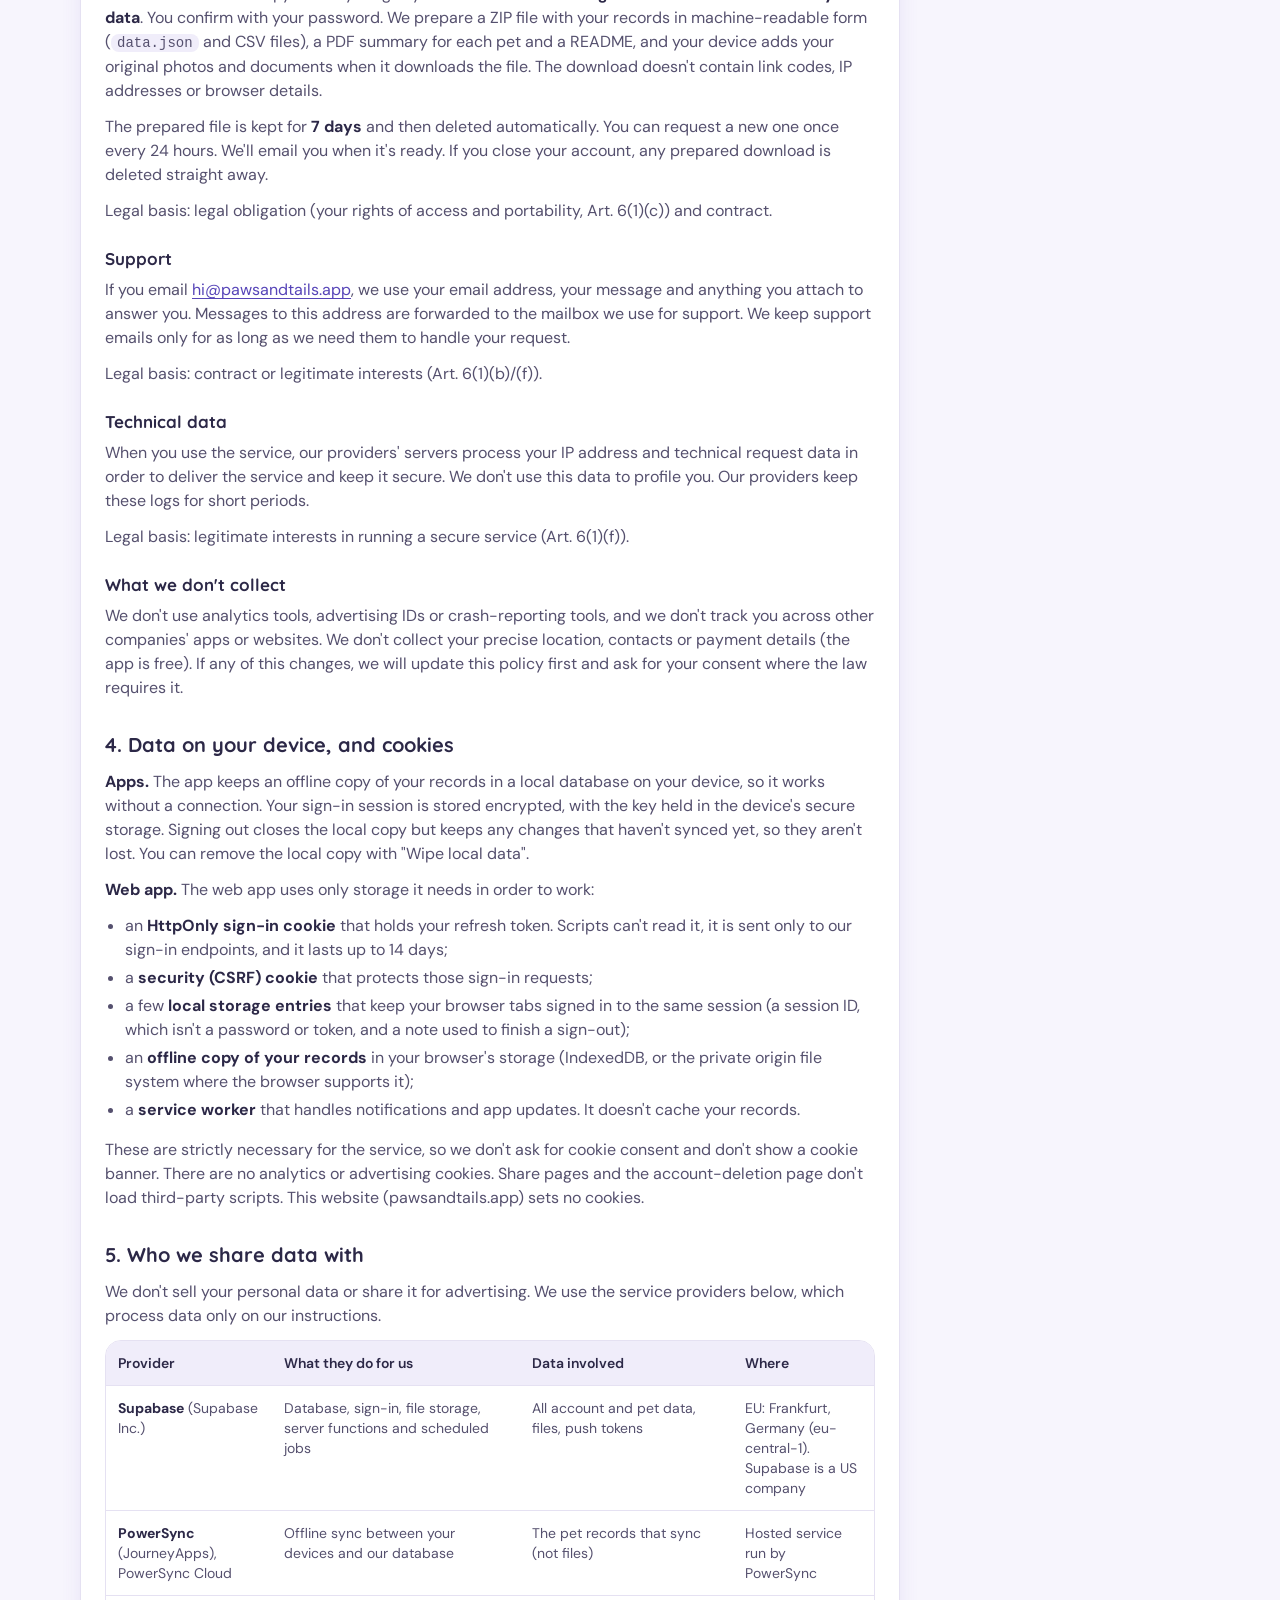
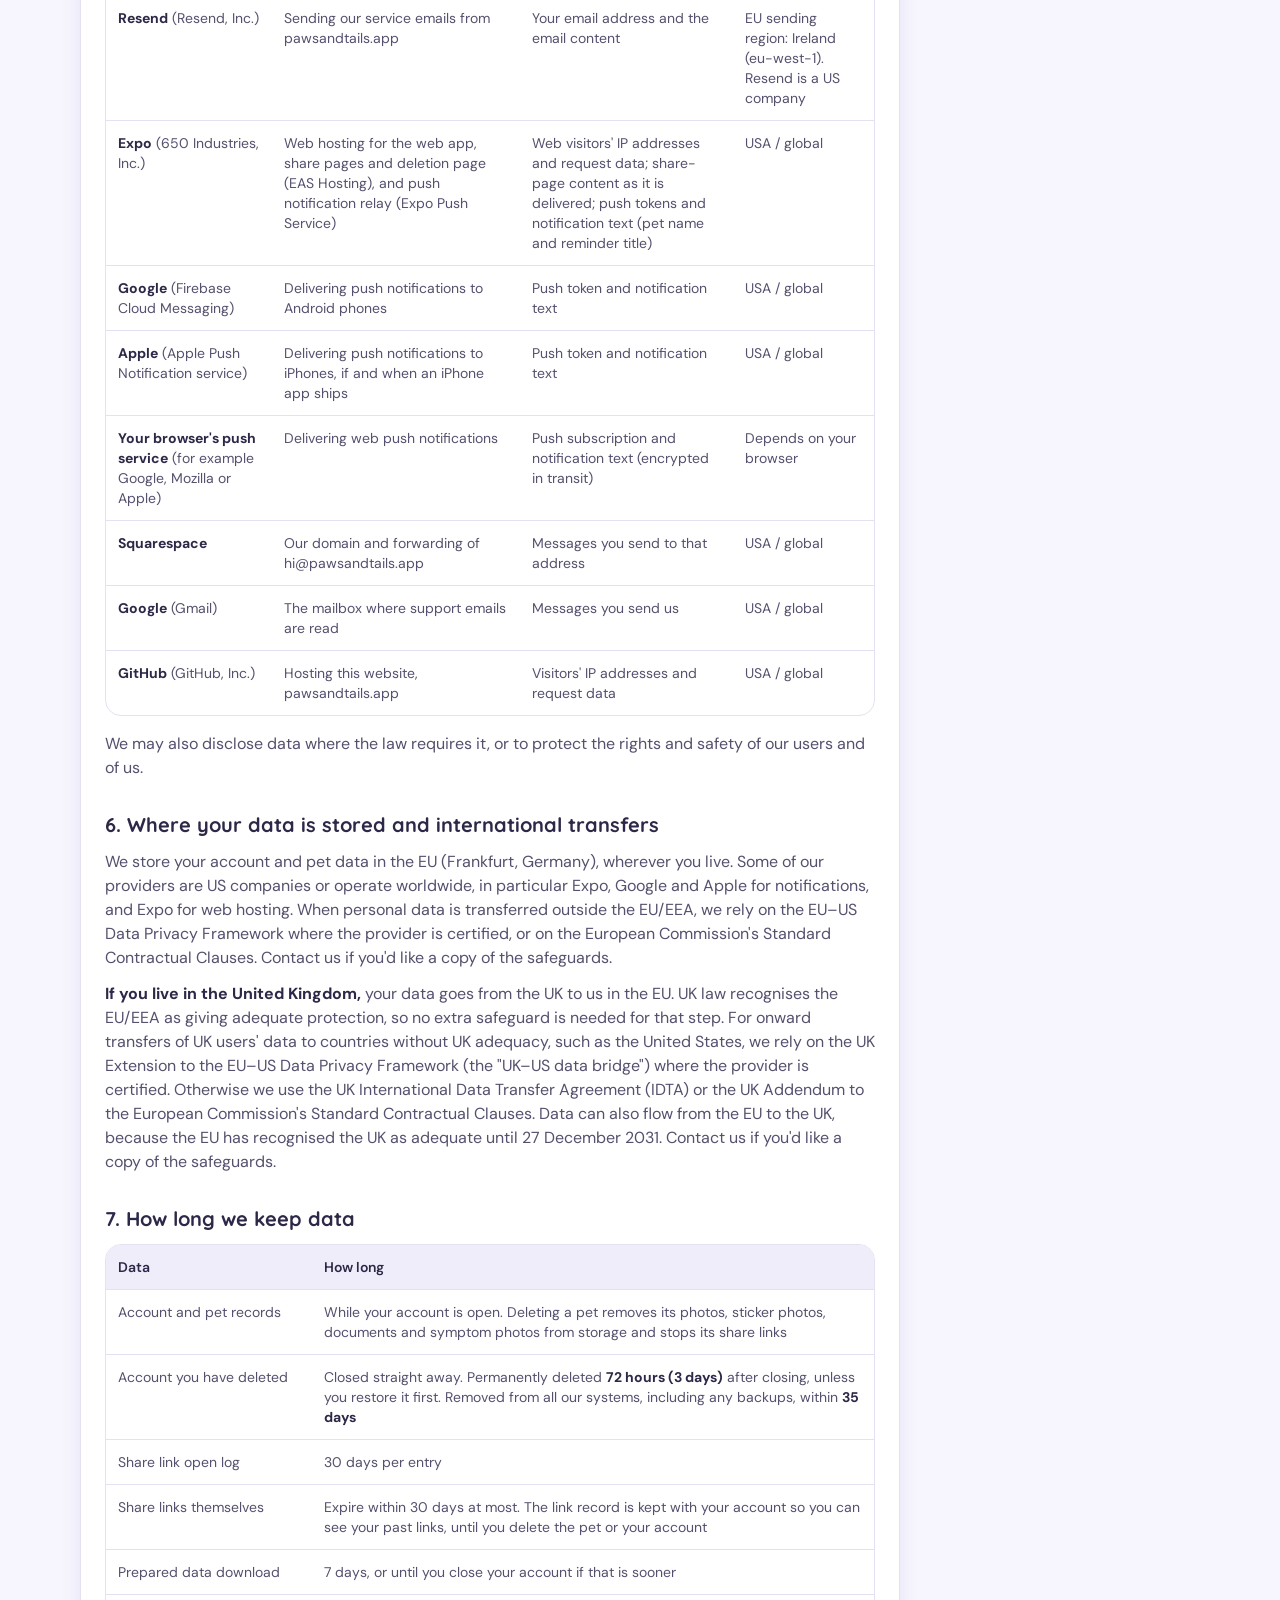
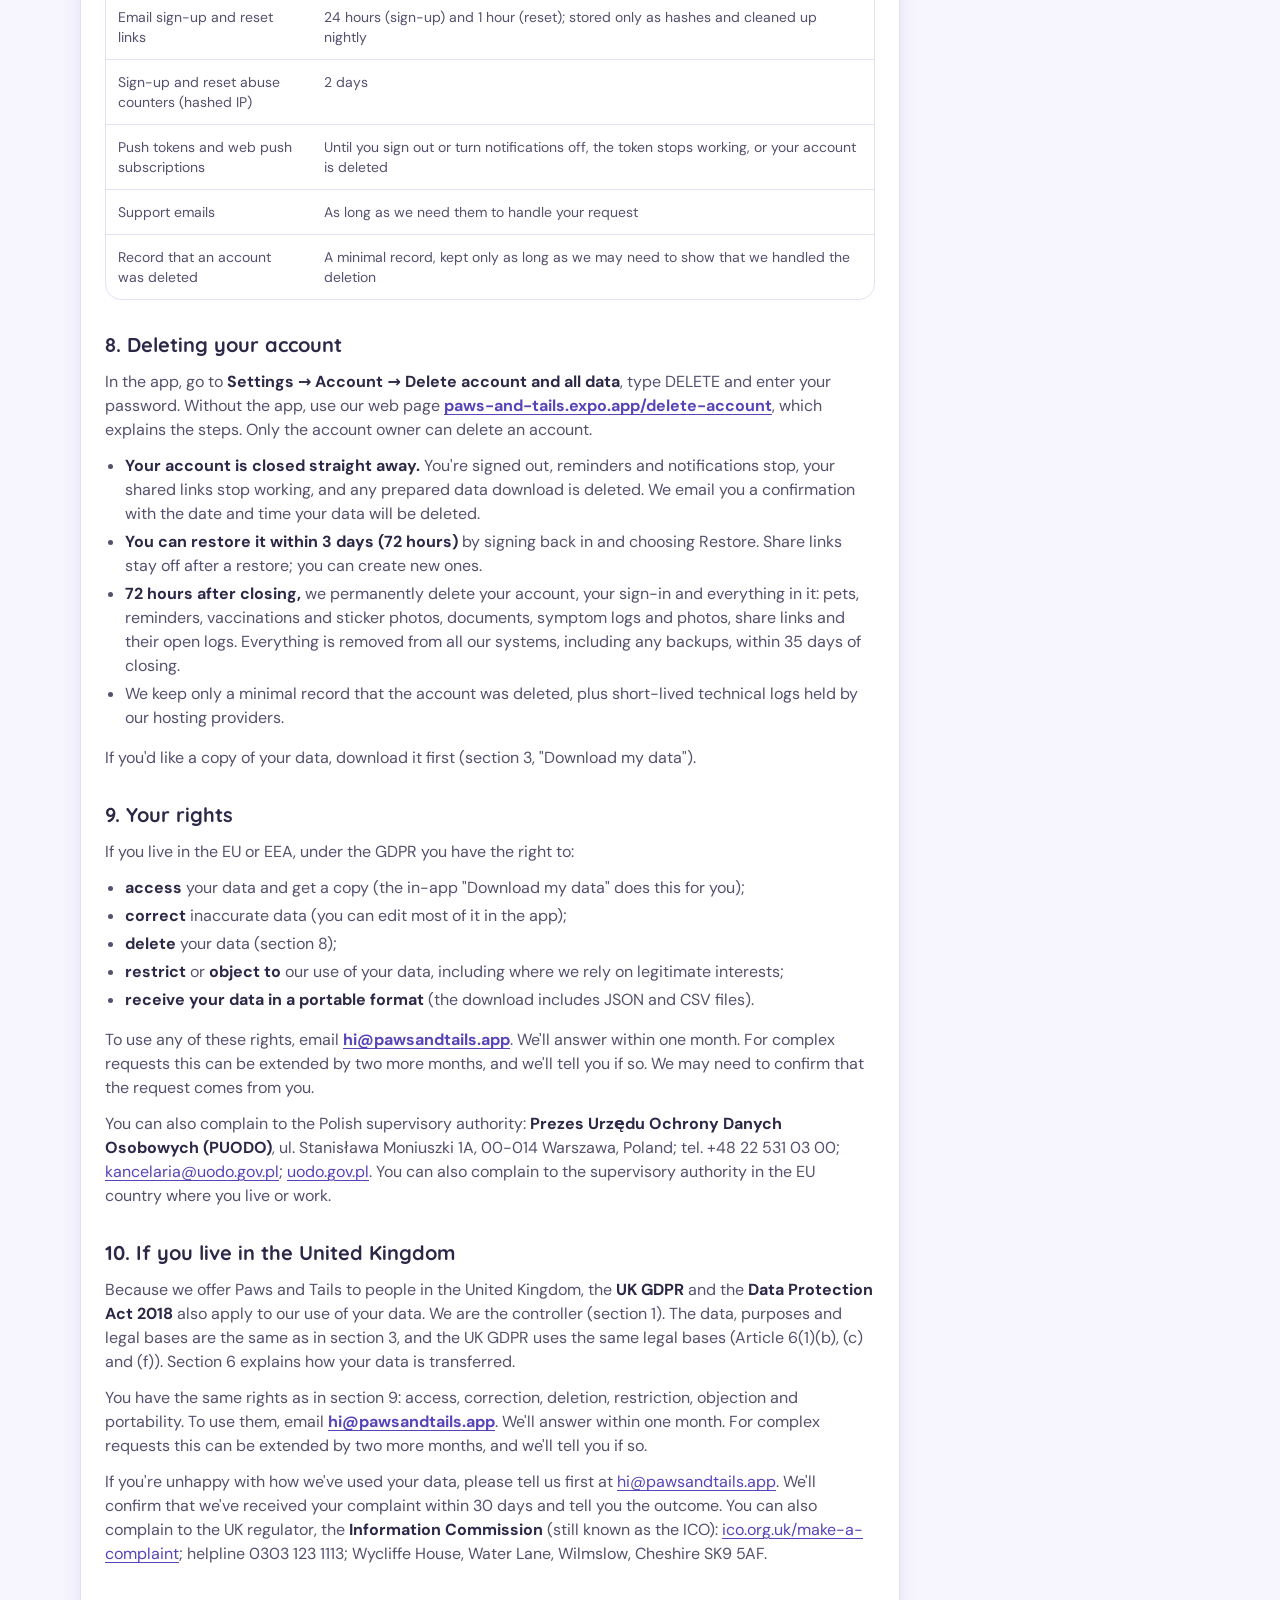
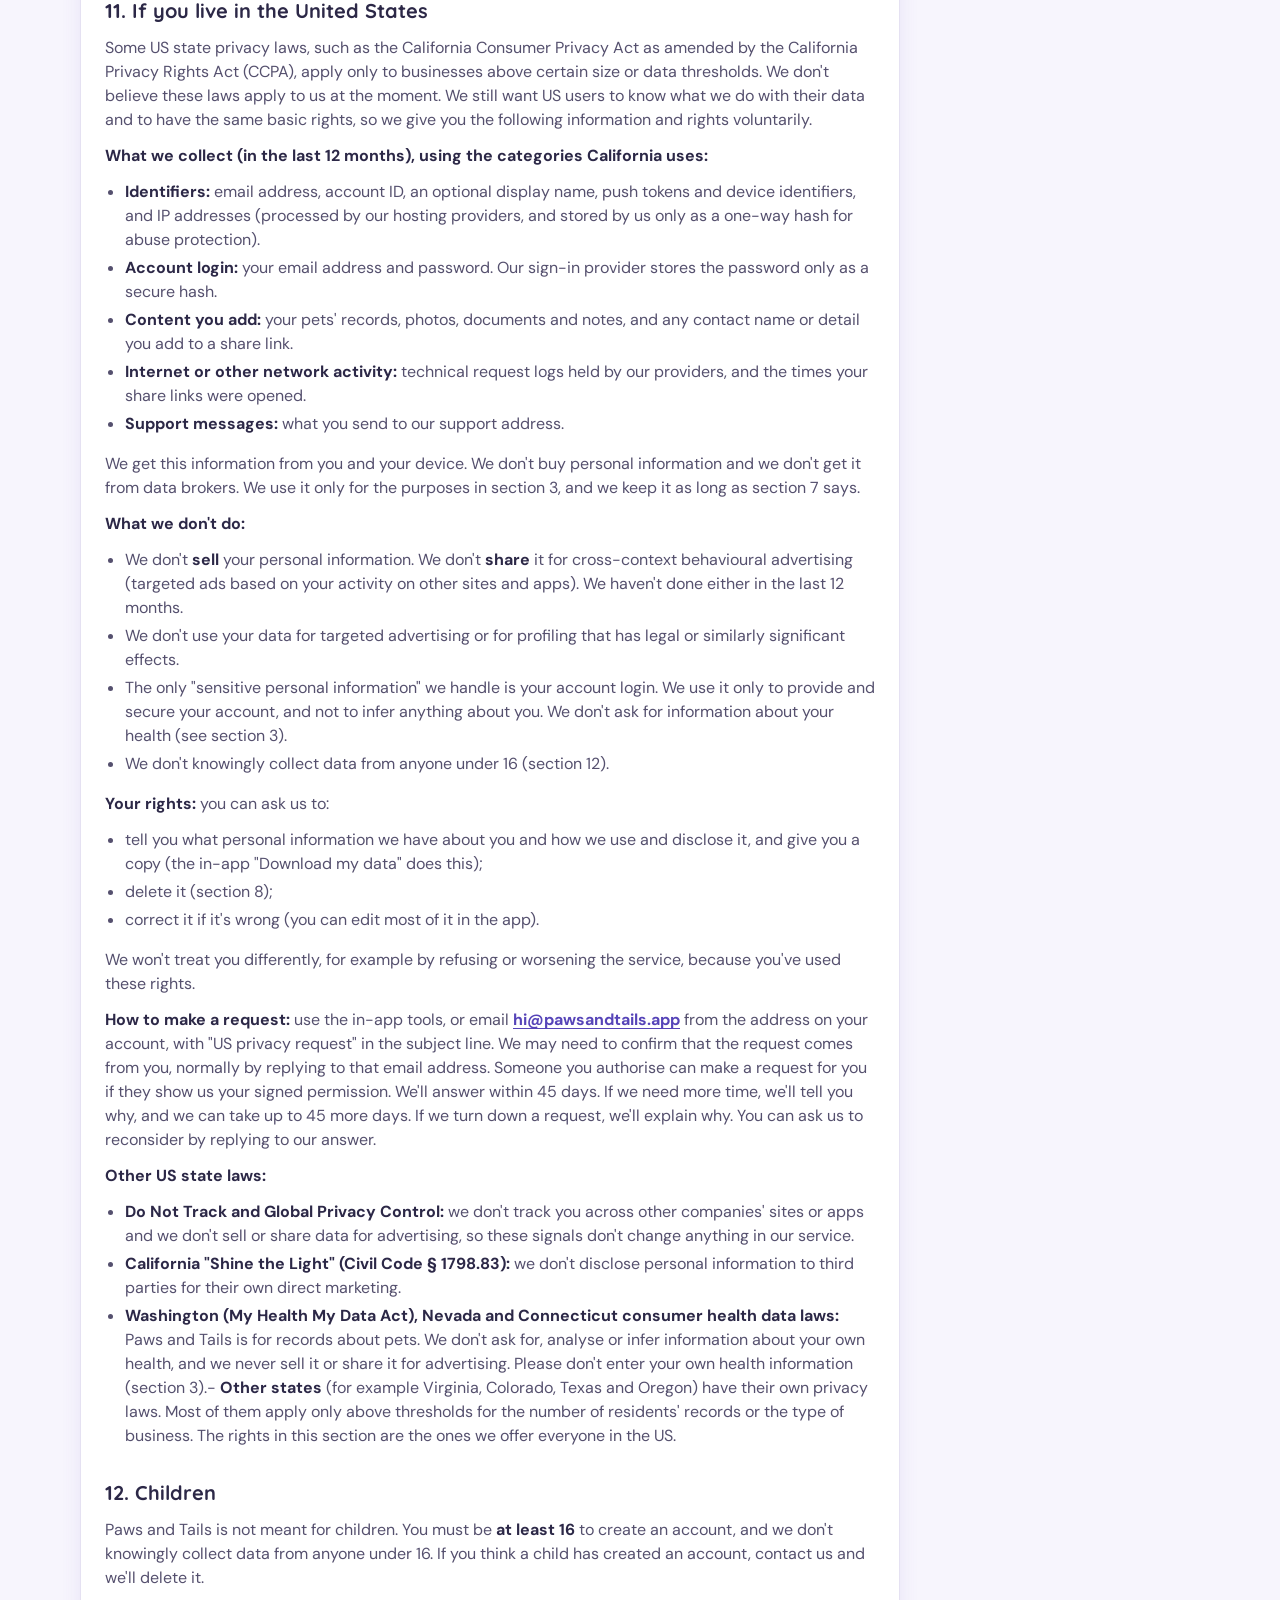
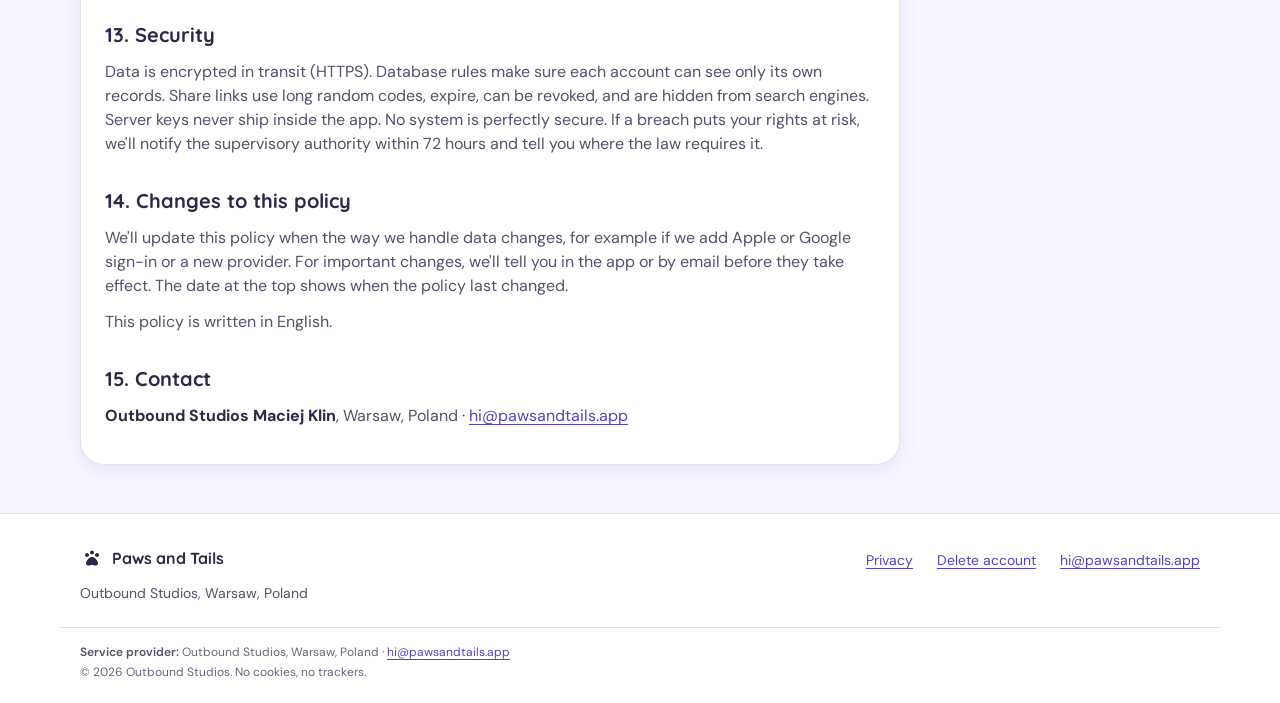
<file: privacy/index.html>
<!doctype html>
<html lang="en">
<head>
<meta charset="utf-8">
<meta name="viewport" content="width=device-width, initial-scale=1">
<title>Privacy policy · Paws and Tails</title>
<meta name="description" content="How Paws and Tails collects, uses and protects your data. Last updated 5 November 2026.">
<link rel="canonical" href="https://pawsandtails.app/privacy/">
<link rel="icon" href="/favicon.ico" sizes="any">
<link rel="icon" href="/assets/favicon.svg" type="image/svg+xml">
<link rel="apple-touch-icon" href="/assets/apple-touch-icon.png">
<link rel="stylesheet" href="/styles.css">
<style>
/* Privacy policy page: long-form layout on the Soft Pastel tokens */
.policy .card { max-width: 820px; display: block; }
.policy h1 { font-size: 28px; line-height: 34px; margin-bottom: var(--pt-spacing-xs); }
.policy h2 { font-size: 20px; line-height: 26px; margin: var(--pt-spacing-2xl) 0 var(--pt-spacing-sm); }
.policy h3 { font-size: 17px; line-height: 23px; margin: var(--pt-spacing-xl) 0 var(--pt-spacing-xs); }
.policy p, .policy li { color: var(--pt-color-text-secondary); font-size: 16px; line-height: 24px; }
.policy p { margin: 0 0 var(--pt-spacing-sm); }
.policy strong { color: var(--pt-color-text-primary); }
.policy ul { margin: 0 0 var(--pt-spacing-md); padding-left: 1.25em; }
.policy li { margin-bottom: var(--pt-spacing-xxs); }
.policy code { font-size: 14px; background: var(--pt-color-bg-subtle); padding: 1px 6px; border-radius: var(--pt-radius-xs); }
.policy .policy-meta { display: inline-block; font-size: 14px; line-height: 20px; color: var(--pt-color-text-accent); background: var(--pt-color-bg-accent-subtle); padding: var(--pt-spacing-xxs) var(--pt-spacing-sm); border-radius: var(--pt-radius-sm); }
.policy .table-scroll { overflow-x: auto; margin: 0 0 var(--pt-spacing-md); border: 1px solid var(--pt-color-border-default); border-radius: var(--pt-radius-sm); }
.policy table { width: 100%; border-collapse: collapse; font-size: 14px; line-height: 20px; min-width: 560px; }
.policy th, .policy td { text-align: left; vertical-align: top; padding: var(--pt-spacing-sm); border-bottom: 1px solid var(--pt-color-border-default); color: var(--pt-color-text-secondary); }
.policy th { background: var(--pt-color-bg-subtle); color: var(--pt-color-text-primary); font-weight: 600; }
.policy tr:last-child td { border-bottom: 0; }
</style>
</head>
<body>
<a class="skip-link" href="#main">Skip to content</a>
<header class="site-header">
  <div class="wrap header-inner">
    <a class="wordmark" href="/"><img class="lockup" src="/assets/lockup-transparent.png" srcset="/assets/lockup-transparent.png 1x, /assets/lockup-transparent@2x.png 2x" width="225" height="76" alt="Paws and Tails, home"></a>
  </div>
</header>
<main id="main" class="simple policy">
  <div class="wrap">
    <article class="card">
<h1>Paws and Tails Privacy Policy</h1>
<p class="policy-meta">Version 0.2 (beta) · Effective date: 5 November 2026 · Last updated: 5 November 2026</p>
<h2>At a glance</h2>
<ul>
<li>Paws and Tails keeps your pets' records: profiles, reminders, vaccinations, documents and a symptom log. You can share a read-only summary when you choose to.</li>
<li>Our main database and file storage are in the European Union (Frankfurt, Germany).</li>
<li>We don't sell your data or show ads. The app contains no analytics or advertising trackers.</li>
<li>You can download all your data, or delete your account, at any time. When you delete your account it closes immediately, and you can restore it within 3 days (72 hours). After that your data is deleted for good, and it is removed from all our systems, including any backups, within 35 days.</li>
<li>Paws and Tails is for information about your pets. Please don't enter information about your own health, or anyone else's.</li>
<li>The same protections apply wherever you live. Section 9 covers the EU, section 10 the United Kingdom and section 11 the United States.</li>
</ul>
<h2>1. Who we are</h2>
<p>Paws and Tails is provided by <strong>Outbound Studios Maciej Klin</strong>, Warsaw, Poland. In this policy, "we" and "us" mean Outbound Studios Maciej Klin.</p>
<p>We are the <strong>controller</strong> of the personal data described here. For privacy questions or requests under the EU GDPR, the UK GDPR or US state privacy laws, email <strong><a href="mailto:hi@pawsandtails.app">hi@pawsandtails.app</a></strong>.</p>
<p>We have not appointed a Data Protection Officer, because we don't believe the law requires one for a service like ours.</p>
<h2>2. What this policy covers</h2>
<p>This policy covers the Paws and Tails Android app, the web app, the share pages we host for links you create, the account-deletion page, the emails we send you, and messages you send to our support address. During the beta, sign-up is by email and password only. An iPhone app is not available yet. Google Play and Apple's App Store have their own privacy policies.</p>
<h2>3. What we collect and why</h2>
<h3>Your account</h3>
<p>When you sign up we collect your <strong>email address</strong> and a <strong>password</strong>. The password is stored by our sign-in provider only as a secure hash; we never see it in plain text. We also store your unit preference (metric or imperial) and an optional display name, and we record when your account was created.</p>
<p>We use this to create your account, keep it secure, and send the emails the service needs: confirming your address (the link works for 24 hours), resetting your password (the link works for 1 hour), telling you when your data download is ready, and confirming that your account has been closed. We don't send marketing emails.</p>
<p>To protect sign-up and password reset against abuse, we count requests per network address. We store the address only as a one-way hash, and we delete these counters after 2 days. Single-use email links are stored only as hashes and removed by a nightly clean-up job.</p>
<p>During the beta you can only sign in with email and password. Sign in with Apple and Sign in with Google are not available. If we add them, we will update this policy before they go live.</p>
<p>Legal basis: performing our contract with you (GDPR Art. 6(1)(b)). The abuse protection is based on our legitimate interest in keeping accounts secure (Art. 6(1)(f)).</p>
<h3>Your pets' records</h3>
<p>You decide what to add. This can include:</p>
<ul>
<li><strong>Pet profiles:</strong> name, species (cat or dog), sex, neutered status, birth date (or month or year), weight and an optional photo.</li>
<li><strong>Reminders:</strong> title, type, note, schedule and repeat settings, your time zone, and when you marked a reminder done, skipped or snoozed.</li>
<li><strong>Vaccinations:</strong> vaccine name, date given, next dose date, clinic, note, and an optional photo of the vaccine sticker.</li>
<li><strong>Documents:</strong> files you upload (PDFs and images, up to 20 MB each and 500 MB per account), with type, title, date, clinic and note.</li>
<li><strong>Symptom log:</strong> symptoms you select, free-text notes, the date and time, and an optional photo.</li>
</ul>
<p>We store and sync these records so the app works on your devices and so you can build summaries. Before upload, the app shrinks photos (pet, sticker and symptom photos) and removes hidden metadata such as location (GPS) data. Documents you upload are stored as you upload them, so any metadata inside them is kept. For an image uploaded as a document, this can include the place where it was taken.</p>
<p>Information about your pet is not "health data" under the GDPR, which protects people's health. Because it is linked to you, we still protect it as personal data. Documents and photos can contain your name, address or phone number, other people's details, or sometimes information about your own health. Please upload only what you need. Paws and Tails doesn't diagnose anything and doesn't replace your vet.</p>
<p><strong>Please don't enter information about your own health, or anyone else's.</strong> Paws and Tails is built for records about your pets. Don't use the symptom log, notes or documents for your own or another person's medical details. For example, don't upload your own prescriptions, medical letters, or letters confirming that you need an assistance, service or emotional-support animal. If a pet document includes such details, cover or crop them before you upload it. We don't ask for this kind of information, and we don't analyse your records or draw conclusions about you from them. If you've already added something like this, you can edit or delete it in the app at any time, or ask us to delete it.</p>
<p>Legal basis: contract (Art. 6(1)(b)).</p>
<h3>Reminders and notifications</h3>
<p>Your phone schedules reminder notifications on the device. If you allow notifications, we also store a <strong>push token</strong> for your phone (or, in the web app, a <strong>web push subscription</strong>), together with a device identifier, the platform, your time zone and when the device was last seen. Our server uses this to send reminders even when the app is closed.</p>
<p><strong>Notifications contain your pet's name and the reminder title.</strong> To deliver them, this text passes through Expo's push service and Google's Firebase Cloud Messaging (Android), Apple's push service (iPhone, if and when an iPhone app ships), or your browser's push service (web). See section 5.</p>
<p>You can turn notifications off at any time in the app or in your device or browser settings.</p>
<p>Legal basis: contract (Art. 6(1)(b)).</p>
<h3>Sharing a summary</h3>
<p>Sharing is always your choice. You can create a <strong>read-only link</strong> for one pet, choose which sections it shows (profile, vaccinations, reminders, symptoms, documents; up to 20 documents), and optionally add a contact name and contact detail for the person you share with to see. You can also create a PDF summary and send it yourself.</p>
<ul>
<li>Each link uses a long random code. We store that code so that you, the owner, can see and copy the link again. Only you can read it; other people see the summary only if you give them the link.</li>
<li>Links expire after 7 days by default and never last more than 30 days. You can revoke a link at any time. Links stop working when you delete the pet or close your account, and they stay off if you restore the account.</li>
<li>The person you share with doesn't need an account. Share pages are marked so search engines don't index them, aren't stored in browser caches, and don't load third-party scripts.</li>
<li><strong>When someone opens your link, we record only the time it was opened.</strong> We don't record the visitor's IP address or device in this log. We use it to show you how many times the link was opened and when it was last opened. Each entry is deleted after 30 days. Our hosting providers keep their own short technical logs (see section 5).</li>
<li>Once you've sent a PDF, or someone has downloaded a document from your link, we can't take it back.</li>
</ul>
<p>Legal basis: contract with you (Art. 6(1)(b)). For the people who open a link, our legitimate interest in running the share feature and keeping it secure (Art. 6(1)(f)).</p>
<h3>Download my data</h3>
<p>You can download a copy of everything in your account from <strong>Settings → Account → Download my data</strong>. You confirm with your password. We prepare a ZIP file with your records in machine-readable form (<code>data.json</code> and CSV files), a PDF summary for each pet and a README, and your device adds your original photos and documents when it downloads the file. The download doesn't contain link codes, IP addresses or browser details.</p>
<p>The prepared file is kept for <strong>7 days</strong> and then deleted automatically. You can request a new one once every 24 hours. We'll email you when it's ready. If you close your account, any prepared download is deleted straight away.</p>
<p>Legal basis: legal obligation (your rights of access and portability, Art. 6(1)(c)) and contract.</p>
<h3>Support</h3>
<p>If you email <a href="mailto:hi@pawsandtails.app">hi@pawsandtails.app</a>, we use your email address, your message and anything you attach to answer you. Messages to this address are forwarded to the mailbox we use for support. We keep support emails only for as long as we need them to handle your request.</p>
<p>Legal basis: contract or legitimate interests (Art. 6(1)(b)/(f)).</p>
<h3>Technical data</h3>
<p>When you use the service, our providers' servers process your IP address and technical request data in order to deliver the service and keep it secure. We don't use this data to profile you. Our providers keep these logs for short periods.</p>
<p>Legal basis: legitimate interests in running a secure service (Art. 6(1)(f)).</p>
<h3>What we don't collect</h3>
<p>We don't use analytics tools, advertising IDs or crash-reporting tools, and we don't track you across other companies' apps or websites. We don't collect your precise location, contacts or payment details (the app is free). If any of this changes, we will update this policy first and ask for your consent where the law requires it.</p>
<h2>4. Data on your device, and cookies</h2>
<p><strong>Apps.</strong> The app keeps an offline copy of your records in a local database on your device, so it works without a connection. Your sign-in session is stored encrypted, with the key held in the device's secure storage. Signing out closes the local copy but keeps any changes that haven't synced yet, so they aren't lost. You can remove the local copy with "Wipe local data".</p>
<p><strong>Web app.</strong> The web app uses only storage it needs in order to work:</p>
<ul>
<li>an <strong>HttpOnly sign-in cookie</strong> that holds your refresh token. Scripts can't read it, it is sent only to our sign-in endpoints, and it lasts up to 14 days;</li>
<li>a <strong>security (CSRF) cookie</strong> that protects those sign-in requests;</li>
<li>a few <strong>local storage entries</strong> that keep your browser tabs signed in to the same session (a session ID, which isn't a password or token, and a note used to finish a sign-out);</li>
<li>an <strong>offline copy of your records</strong> in your browser's storage (IndexedDB, or the private origin file system where the browser supports it);</li>
<li>a <strong>service worker</strong> that handles notifications and app updates. It doesn't cache your records.</li>
</ul>
<p>These are strictly necessary for the service, so we don't ask for cookie consent and don't show a cookie banner. There are no analytics or advertising cookies. Share pages and the account-deletion page don't load third-party scripts. This website (pawsandtails.app) sets no cookies.</p>
<h2>5. Who we share data with</h2>
<p>We don't sell your personal data or share it for advertising. We use the service providers below, which process data only on our instructions.</p>
<div class="table-scroll"><table>
<thead>
<tr>
<th>Provider</th>
<th>What they do for us</th>
<th>Data involved</th>
<th>Where</th>
</tr>
</thead>
<tbody>
<tr>
<td><strong>Supabase</strong> (Supabase Inc.)</td>
<td>Database, sign-in, file storage, server functions and scheduled jobs</td>
<td>All account and pet data, files, push tokens</td>
<td>EU: Frankfurt, Germany (eu-central-1). Supabase is a US company</td>
</tr>
<tr>
<td><strong>PowerSync</strong> (JourneyApps), PowerSync Cloud</td>
<td>Offline sync between your devices and our database</td>
<td>The pet records that sync (not files)</td>
<td>Hosted service run by PowerSync</td>
</tr>
<tr>
<td><strong>Resend</strong> (Resend, Inc.)</td>
<td>Sending our service emails from pawsandtails.app</td>
<td>Your email address and the email content</td>
<td>EU sending region: Ireland (eu-west-1). Resend is a US company</td>
</tr>
<tr>
<td><strong>Expo</strong> (650 Industries, Inc.)</td>
<td>Web hosting for the web app, share pages and deletion page (EAS Hosting), and push notification relay (Expo Push Service)</td>
<td>Web visitors' IP addresses and request data; share-page content as it is delivered; push tokens and notification text (pet name and reminder title)</td>
<td>USA / global</td>
</tr>
<tr>
<td><strong>Google</strong> (Firebase Cloud Messaging)</td>
<td>Delivering push notifications to Android phones</td>
<td>Push token and notification text</td>
<td>USA / global</td>
</tr>
<tr>
<td><strong>Apple</strong> (Apple Push Notification service)</td>
<td>Delivering push notifications to iPhones, if and when an iPhone app ships</td>
<td>Push token and notification text</td>
<td>USA / global</td>
</tr>
<tr>
<td><strong>Your browser's push service</strong> (for example Google, Mozilla or Apple)</td>
<td>Delivering web push notifications</td>
<td>Push subscription and notification text (encrypted in transit)</td>
<td>Depends on your browser</td>
</tr>
<tr>
<td><strong>Squarespace</strong></td>
<td>Our domain and forwarding of hi@pawsandtails.app</td>
<td>Messages you send to that address</td>
<td>USA / global</td>
</tr>
<tr>
<td><strong>Google</strong> (Gmail)</td>
<td>The mailbox where support emails are read</td>
<td>Messages you send us</td>
<td>USA / global</td>
</tr>
<tr>
<td><strong>GitHub</strong> (GitHub, Inc.)</td>
<td>Hosting this website, pawsandtails.app</td>
<td>Visitors' IP addresses and request data</td>
<td>USA / global</td>
</tr>
</tbody>
</table></div>
<p>We may also disclose data where the law requires it, or to protect the rights and safety of our users and of us.</p>
<h2>6. Where your data is stored and international transfers</h2>
<p>We store your account and pet data in the EU (Frankfurt, Germany), wherever you live. Some of our providers are US companies or operate worldwide, in particular Expo, Google and Apple for notifications, and Expo for web hosting. When personal data is transferred outside the EU/EEA, we rely on the EU–US Data Privacy Framework where the provider is certified, or on the European Commission's Standard Contractual Clauses. Contact us if you'd like a copy of the safeguards.</p>
<p><strong>If you live in the United Kingdom,</strong> your data goes from the UK to us in the EU. UK law recognises the EU/EEA as giving adequate protection, so no extra safeguard is needed for that step. For onward transfers of UK users' data to countries without UK adequacy, such as the United States, we rely on the UK Extension to the EU–US Data Privacy Framework (the "UK–US data bridge") where the provider is certified. Otherwise we use the UK International Data Transfer Agreement (IDTA) or the UK Addendum to the European Commission's Standard Contractual Clauses. Data can also flow from the EU to the UK, because the EU has recognised the UK as adequate until 27 December 2031. Contact us if you'd like a copy of the safeguards.</p>
<h2>7. How long we keep data</h2>
<div class="table-scroll"><table>
<thead>
<tr>
<th>Data</th>
<th>How long</th>
</tr>
</thead>
<tbody>
<tr>
<td>Account and pet records</td>
<td>While your account is open. Deleting a pet removes its photos, sticker photos, documents and symptom photos from storage and stops its share links</td>
</tr>
<tr>
<td>Account you have deleted</td>
<td>Closed straight away. Permanently deleted <strong>72 hours (3 days)</strong> after closing, unless you restore it first. Removed from all our systems, including any backups, within <strong>35 days</strong></td>
</tr>
<tr>
<td>Share link open log</td>
<td>30 days per entry</td>
</tr>
<tr>
<td>Share links themselves</td>
<td>Expire within 30 days at most. The link record is kept with your account so you can see your past links, until you delete the pet or your account</td>
</tr>
<tr>
<td>Prepared data download</td>
<td>7 days, or until you close your account if that is sooner</td>
</tr>
<tr>
<td>Email sign-up and reset links</td>
<td>24 hours (sign-up) and 1 hour (reset); stored only as hashes and cleaned up nightly</td>
</tr>
<tr>
<td>Sign-up and reset abuse counters (hashed IP)</td>
<td>2 days</td>
</tr>
<tr>
<td>Push tokens and web push subscriptions</td>
<td>Until you sign out or turn notifications off, the token stops working, or your account is deleted</td>
</tr>
<tr>
<td>Support emails</td>
<td>As long as we need them to handle your request</td>
</tr>
<tr>
<td>Record that an account was deleted</td>
<td>A minimal record, kept only as long as we may need to show that we handled the deletion</td>
</tr>
</tbody>
</table></div>
<h2>8. Deleting your account</h2>
<p>In the app, go to <strong>Settings → Account → Delete account and all data</strong>, type DELETE and enter your password. Without the app, use our web page <strong><a href="https://paws-and-tails.expo.app/delete-account">paws-and-tails.expo.app/delete-account</a></strong>, which explains the steps. Only the account owner can delete an account.</p>
<ul>
<li><strong>Your account is closed straight away.</strong> You're signed out, reminders and notifications stop, your shared links stop working, and any prepared data download is deleted. We email you a confirmation with the date and time your data will be deleted.</li>
<li><strong>You can restore it within 3 days (72 hours)</strong> by signing back in and choosing Restore. Share links stay off after a restore; you can create new ones.</li>
<li><strong>72 hours after closing,</strong> we permanently delete your account, your sign-in and everything in it: pets, reminders, vaccinations and sticker photos, documents, symptom logs and photos, share links and their open logs. Everything is removed from all our systems, including any backups, within 35 days of closing.</li>
<li>We keep only a minimal record that the account was deleted, plus short-lived technical logs held by our hosting providers.</li>
</ul>
<p>If you'd like a copy of your data, download it first (section 3, "Download my data").</p>
<h2>9. Your rights</h2>
<p>If you live in the EU or EEA, under the GDPR you have the right to:</p>
<ul>
<li><strong>access</strong> your data and get a copy (the in-app "Download my data" does this for you);</li>
<li><strong>correct</strong> inaccurate data (you can edit most of it in the app);</li>
<li><strong>delete</strong> your data (section 8);</li>
<li><strong>restrict</strong> or <strong>object to</strong> our use of your data, including where we rely on legitimate interests;</li>
<li><strong>receive your data in a portable format</strong> (the download includes JSON and CSV files).</li>
</ul>
<p>To use any of these rights, email <strong><a href="mailto:hi@pawsandtails.app">hi@pawsandtails.app</a></strong>. We'll answer within one month. For complex requests this can be extended by two more months, and we'll tell you if so. We may need to confirm that the request comes from you.</p>
<p>You can also complain to the Polish supervisory authority: <strong>Prezes Urzędu Ochrony Danych Osobowych (PUODO)</strong>, ul. Stanisława Moniuszki 1A, 00-014 Warszawa, Poland; tel. +48 22 531 03 00; <a href="mailto:kancelaria@uodo.gov.pl">kancelaria@uodo.gov.pl</a>; <a href="https://uodo.gov.pl">uodo.gov.pl</a>. You can also complain to the supervisory authority in the EU country where you live or work.</p>
<h2>10. If you live in the United Kingdom</h2>
<p>Because we offer Paws and Tails to people in the United Kingdom, the <strong>UK GDPR</strong> and the <strong>Data Protection Act 2018</strong> also apply to our use of your data. We are the controller (section 1). The data, purposes and legal bases are the same as in section 3, and the UK GDPR uses the same legal bases (Article 6(1)(b), (c) and (f)). Section 6 explains how your data is transferred.</p>
<p>You have the same rights as in section 9: access, correction, deletion, restriction, objection and portability. To use them, email <strong><a href="mailto:hi@pawsandtails.app">hi@pawsandtails.app</a></strong>. We'll answer within one month. For complex requests this can be extended by two more months, and we'll tell you if so.</p>
<p>If you're unhappy with how we've used your data, please tell us first at <a href="mailto:hi@pawsandtails.app">hi@pawsandtails.app</a>. We'll confirm that we've received your complaint within 30 days and tell you the outcome. You can also complain to the UK regulator, the <strong>Information Commission</strong> (still known as the ICO): <a href="https://ico.org.uk/make-a-complaint/">ico.org.uk/make-a-complaint</a>; helpline 0303 123 1113; Wycliffe House, Water Lane, Wilmslow, Cheshire SK9 5AF.</p>
<h2>11. If you live in the United States</h2>
<p>Some US state privacy laws, such as the California Consumer Privacy Act as amended by the California Privacy Rights Act (CCPA), apply only to businesses above certain size or data thresholds. We don't believe these laws apply to us at the moment. We still want US users to know what we do with their data and to have the same basic rights, so we give you the following information and rights voluntarily.</p>
<p><strong>What we collect (in the last 12 months), using the categories California uses:</strong></p>
<ul>
<li><strong>Identifiers:</strong> email address, account ID, an optional display name, push tokens and device identifiers, and IP addresses (processed by our hosting providers, and stored by us only as a one-way hash for abuse protection).</li>
<li><strong>Account login:</strong> your email address and password. Our sign-in provider stores the password only as a secure hash.</li>
<li><strong>Content you add:</strong> your pets' records, photos, documents and notes, and any contact name or detail you add to a share link.</li>
<li><strong>Internet or other network activity:</strong> technical request logs held by our providers, and the times your share links were opened.</li>
<li><strong>Support messages:</strong> what you send to our support address.</li>
</ul>
<p>We get this information from you and your device. We don't buy personal information and we don't get it from data brokers. We use it only for the purposes in section 3, and we keep it as long as section 7 says.</p>
<p><strong>What we don't do:</strong></p>
<ul>
<li>We don't <strong>sell</strong> your personal information. We don't <strong>share</strong> it for cross-context behavioural advertising (targeted ads based on your activity on other sites and apps). We haven't done either in the last 12 months.</li>
<li>We don't use your data for targeted advertising or for profiling that has legal or similarly significant effects.</li>
<li>The only "sensitive personal information" we handle is your account login. We use it only to provide and secure your account, and not to infer anything about you. We don't ask for information about your health (see section 3).</li>
<li>We don't knowingly collect data from anyone under 16 (section 12).</li>
</ul>
<p><strong>Your rights:</strong> you can ask us to:</p>
<ul>
<li>tell you what personal information we have about you and how we use and disclose it, and give you a copy (the in-app "Download my data" does this);</li>
<li>delete it (section 8);</li>
<li>correct it if it's wrong (you can edit most of it in the app).</li>
</ul>
<p>We won't treat you differently, for example by refusing or worsening the service, because you've used these rights.</p>
<p><strong>How to make a request:</strong> use the in-app tools, or email <strong><a href="mailto:hi@pawsandtails.app">hi@pawsandtails.app</a></strong> from the address on your account, with "US privacy request" in the subject line. We may need to confirm that the request comes from you, normally by replying to that email address. Someone you authorise can make a request for you if they show us your signed permission. We'll answer within 45 days. If we need more time, we'll tell you why, and we can take up to 45 more days. If we turn down a request, we'll explain why. You can ask us to reconsider by replying to our answer.</p>
<p><strong>Other US state laws:</strong></p>
<ul>
<li><strong>Do Not Track and Global Privacy Control:</strong> we don't track you across other companies' sites or apps and we don't sell or share data for advertising, so these signals don't change anything in our service.</li>
<li><strong>California "Shine the Light" (Civil Code § 1798.83):</strong> we don't disclose personal information to third parties for their own direct marketing.</li>
<li><strong>Washington (My Health My Data Act), Nevada and Connecticut consumer health data laws:</strong> Paws and Tails is for records about pets. We don't ask for, analyse or infer information about your own health, and we never sell it or share it for advertising. Please don't enter your own health information (section 3).- <strong>Other states</strong> (for example Virginia, Colorado, Texas and Oregon) have their own privacy laws. Most of them apply only above thresholds for the number of residents' records or the type of business. The rights in this section are the ones we offer everyone in the US.</li>
</ul>
<h2>12. Children</h2>
<p>Paws and Tails is not meant for children. You must be <strong>at least 16</strong> to create an account, and we don't knowingly collect data from anyone under 16. If you think a child has created an account, contact us and we'll delete it.</p>
<h2>13. Security</h2>
<p>Data is encrypted in transit (HTTPS). Database rules make sure each account can see only its own records. Share links use long random codes, expire, can be revoked, and are hidden from search engines. Server keys never ship inside the app. No system is perfectly secure. If a breach puts your rights at risk, we'll notify the supervisory authority within 72 hours and tell you where the law requires it.</p>
<h2>14. Changes to this policy</h2>
<p>We'll update this policy when the way we handle data changes, for example if we add Apple or Google sign-in or a new provider. For important changes, we'll tell you in the app or by email before they take effect. The date at the top shows when the policy last changed.</p>
<p>This policy is written in English.</p>
<h2>15. Contact</h2>
<p><strong>Outbound Studios Maciej Klin</strong>, Warsaw, Poland · <a href="mailto:hi@pawsandtails.app">hi@pawsandtails.app</a></p>
</article>
  </div>
</main>
<footer class="site-footer">
  <div class="wrap footer-inner">
    <div>
      <a class="wordmark wordmark-small" href="/">
        <img class="paw" src="/assets/paw.svg" width="24" height="24" alt="">
        <span>Paws and Tails</span>
      </a>
      <p class="publisher">Outbound Studios, Warsaw, Poland</p>
    </div>
    <nav aria-label="Footer">
      <ul class="footer-links">
        <li><a href="/privacy/">Privacy</a></li>
        <li><a href="/delete-account/">Delete account</a></li>
        <li><a href="mailto:hi@pawsandtails.app">hi@pawsandtails.app</a></li>
      </ul>
    </nav>
  </div>
  <div class="wrap legal">
    <p><span class="legal-label">Service provider:</span> Outbound Studios, Warsaw, Poland · <a href="mailto:hi@pawsandtails.app">hi@pawsandtails.app</a></p>
    <p>© 2026 Outbound Studios. No cookies, no trackers.</p>
  </div>
</footer>
</body>
</html>
</file>
<file: home.css>
/* Paws and Tails landing v2 — "Soft Pastel, turned up".
   Tokens are the confirmed Soft Pastel set (/workspace/launch/brand/design-tokens-soft-pastel.md);
   v2 adds a display type scale, full-bleed pastel chapters and scroll-driven motion.
   Static, no build step, no third-party requests, no cookies. Fonts are self-hosted. */
@font-face { font-family: "DM Sans"; src: url("/fonts/dm-sans-latin-wght-normal.woff2") format("woff2"); font-weight: 100 1000; font-style: normal; font-display: swap; }
@font-face { font-family: "Quicksand"; src: url("/fonts/quicksand-latin-wght-normal.woff2") format("woff2"); font-weight: 300 700; font-style: normal; font-display: swap; }

:root {
  /* Soft Pastel palette */
  --canvas: #F7F5FD; --surface: #FFFFFF; --subtle: #F0EDFA;
  --navy: #2C2847; --navy-700: #3D3863;
  --text-2: #55506E; --text-3: #686383; --gray-300: #C9C4DD;
  --purple: #5E4BC4; --purple-700: #5644B8; --purple-500: #7A68D8; --lav: #ECE8FC;
  --mint: #E1F5EE; --mint-ink: #1C674C;
  --pink: #FBD6E2; --pink-ink: #A52049;
  --amber: #FFE7B8; --amber-ink: #7A5000; --amber-300: #FFC95C; --amber-900: #3F2A00; --amber-line: #A57200;
  --border: #E5E1F2; --border-strong: #7E7998;
  /* stronger "field" tints for full-bleed chapters (same hue family, one step richer) */
  --field-lav: #E4DEFB; --field-mint: #D3F0E5; --field-pink: #F9D0DD; --field-amber: #FFE2AD;

  --font-display: "DM Sans", system-ui, -apple-system, "Segoe UI", Roboto, sans-serif;
  --font-body: "DM Sans", system-ui, -apple-system, "Segoe UI", Roboto, sans-serif;
  --font-round: Quicksand, "DM Sans", system-ui, sans-serif;

  /* Type scale */
  --fs-display: clamp(3.4rem, 1.6rem + 6.6vw, 8.25rem);   /* 54 → 132 */
  --fs-display-md: clamp(2.75rem, 1.4rem + 5vw, 6.5rem);
  --fs-h2: clamp(2.4rem, 1.3rem + 4vw, 5.25rem);          /* 38 → 84 */
  --fs-statement: clamp(1.7rem, 1rem + 2.6vw, 3.6rem);
  --fs-lead: clamp(1.125rem, 1rem + .45vw, 1.4rem);
  --fs-h3: 1.3rem;

  --r-sm: 16px; --r-md: 24px; --r-lg: 32px; --r-xl: 44px; --r-full: 999px;
  --shadow-card: 0 6px 20px rgba(94, 75, 196, .10);
  --shadow-float: 0 24px 60px -12px rgba(44, 40, 71, .22), 0 6px 18px rgba(94, 75, 196, .10);
  --ease-out: cubic-bezier(.22, 1, .36, 1);
}

*, *::before, *::after { box-sizing: border-box; }
html { -webkit-text-size-adjust: 100%; scroll-padding-top: 88px; }
body { margin: 0; background: var(--canvas); color: var(--navy); font: 400 1.0625rem/1.55 var(--font-body); overflow-x: clip; -webkit-font-smoothing: antialiased; }
img { max-width: 100%; height: auto; display: block; }
h1, h2, h3, p { margin: 0; }
ul { margin: 0; padding: 0; list-style: none; }
a { color: var(--purple-700); text-underline-offset: 3px; }
a:hover { text-decoration-thickness: 2px; }
:focus-visible { outline: 3px solid var(--purple); outline-offset: 3px; border-radius: 10px; }
.visually-hidden { position: absolute !important; width: 1px; height: 1px; overflow: hidden; clip: rect(0 0 0 0); white-space: nowrap; }
.wrap { width: 100%; max-width: 1280px; margin: 0 auto; padding: 0 clamp(20px, 4vw, 48px); }
.skip-link { position: absolute; left: 16px; top: -60px; background: var(--surface); color: var(--navy); padding: 8px 16px; border-radius: var(--r-full); box-shadow: var(--shadow-card); z-index: 50; }
.skip-link:focus { top: 16px; }
.ico { width: 22px; height: 22px; fill: none; stroke: currentColor; stroke-width: 1.75; stroke-linecap: round; stroke-linejoin: round; flex: none; }

/* Type */
.display { font-family: var(--font-display); font-weight: 800; font-size: var(--fs-display); line-height: .93; letter-spacing: -.045em; text-wrap: balance; }
.display-md { font-size: var(--fs-display-md); }
.h2 { font-family: var(--font-display); font-weight: 800; font-size: var(--fs-h2); line-height: .98; letter-spacing: -.04em; text-wrap: balance; }
h3 { font-family: var(--font-display); font-weight: 700; font-size: var(--fs-h3); line-height: 1.2; letter-spacing: -.015em; }
.lead { font-size: var(--fs-lead); line-height: 1.45; color: var(--text-2); max-width: 34ch; text-wrap: pretty; }
.eyebrow { display: inline-flex; align-items: center; gap: 10px; font: 700 .95rem/1 var(--font-round); letter-spacing: .02em; color: var(--navy-700); }
.center { text-align: center; margin-inline: auto; }
.section-lead { margin-top: 18px; font-size: var(--fs-lead); color: var(--text-2); max-width: 40ch; }
.dot { width: 12px; height: 12px; border-radius: 50%; display: inline-block; }
.dot-mint { background: #49B48C; box-shadow: 0 0 0 5px var(--mint); }

/* Buttons */
.btn { display: inline-flex; align-items: center; justify-content: center; gap: 10px; min-height: 48px; padding: 12px 24px; border-radius: var(--r-full); font: 600 1rem/1.2 var(--font-body); text-decoration: none; border: 1.5px solid transparent; transition: background-color .15s ease, transform .2s var(--ease-out), box-shadow .2s ease; }
.btn-small { min-height: 42px; padding: 8px 18px; font-size: .9375rem; }
.btn-large { min-height: 60px; padding: 16px 30px; font-size: 1.125rem; }
.btn-primary { background: var(--purple); color: #fff; box-shadow: 0 10px 24px -10px rgba(94, 75, 196, .7); }
.btn-primary:hover { background: var(--purple-700); text-decoration: none; transform: translateY(-1px); }
.btn-primary .ico { transition: translate .2s var(--ease-out); }
.btn-primary:hover .ico { translate: 3px 0; }
.btn-secondary { background: var(--surface); color: var(--purple-700); border-color: var(--purple); }
.btn-secondary:hover { background: var(--lav); }
.btn-soon { background: transparent; color: var(--text-2); border: 1.5px dashed var(--border-strong); cursor: default; }
.btn-soon small { font: 500 .8rem/1 var(--font-body); color: var(--text-2); padding: 4px 8px; border-radius: var(--r-full); background: var(--subtle); }
.is-hidden { display: none !important; }
.cta-row, .store-row { display: flex; flex-wrap: wrap; gap: 12px; }
.center-row { justify-content: center; }

/* Chips & bubbles */
.chip { display: inline-flex; align-items: center; gap: 6px; padding: 5px 12px; border-radius: var(--r-full); font: 600 .78rem/1.1 var(--font-body); font-style: normal; }
.chip .ico { width: 14px; height: 14px; }
.chip-valid { background: var(--mint); color: var(--mint-ink); }
.chip-lav { background: var(--lav); color: var(--purple-700); }
.chip-overdue { background: var(--pink-ink); color: #fff; }
.chip-soon { background: var(--amber-300); color: var(--amber-900); box-shadow: inset 0 0 0 1.5px var(--amber-line); }
.bubble { width: 48px; height: 48px; border-radius: 50%; display: inline-grid; place-items: center; flex: none; }
.bubble-lav { background: var(--lav); color: var(--purple); }
.bubble-mint { background: var(--mint); color: var(--mint-ink); }
.bubble-pink { background: var(--pink); color: var(--pink-ink); }
.bubble-amber { background: var(--amber); color: var(--amber-ink); }
.chapter .bubble { background: rgba(255, 255, 255, .7); }

/* Header */
.site-header { position: sticky; top: 0; z-index: 20; background: color-mix(in srgb, var(--canvas) 82%, transparent); backdrop-filter: saturate(1.4) blur(14px); -webkit-backdrop-filter: saturate(1.4) blur(14px); }
.header-inner { display: flex; align-items: center; justify-content: space-between; gap: 16px; min-height: 72px; }
.wordmark { display: inline-flex; align-items: center; gap: 8px; text-decoration: none; color: var(--navy); font: 700 1.1rem/1 var(--font-round); }
.lockup { width: 230px; height: auto; margin-left: -18px; }

/* 1. Hero */
.hero { position: relative; padding: clamp(28px, 5vw, 72px) 0 clamp(64px, 8vw, 120px); }
.hero-inner { display: grid; grid-template-columns: minmax(0, 1.12fr) minmax(0, .88fr); gap: clamp(24px, 4vw, 64px); align-items: center; min-height: min(780px, calc(100svh - 120px)); }
.hero-copy { display: grid; gap: 26px; justify-items: start; }
.hero-copy .display { max-width: 9.5ch; }
.hint { color: var(--text-3); font-size: .95rem; }
.hero-visual { position: relative; display: grid; place-items: center; min-height: 640px; overflow: visible; }
.hero-blob { position: absolute; inset: 6% 2% 4% 6%; border-radius: 50%; background: radial-gradient(closest-side, #fff 0%, transparent 70%), conic-gradient(from 210deg, var(--lav), var(--pink), var(--amber), var(--mint), var(--lav)); filter: blur(8px); opacity: .9; }
.phone { position: relative; margin: 0; width: min(310px, 72vw); border-radius: 48px; padding: 10px; background: var(--navy); box-shadow: var(--shadow-float); rotate: 4deg; z-index: 2; }
.phone img { border-radius: 38px; width: 100%; }
.share-card { position: absolute; z-index: 1; display: grid; gap: 4px; align-content: start; width: 280px; aspect-ratio: 1.58; padding: 22px; border-radius: 26px; color: var(--navy); background: linear-gradient(135deg, #D9D1FB 0%, #F7CFE0 52%, #CFEFE2 100%); box-shadow: var(--shadow-float); }
.hero .share-card { top: 12%; left: -16%; rotate: -14deg; }
.share-card-paw { width: 44px; height: 44px; border-radius: 14px; background: var(--purple); display: grid; place-items: center; margin-bottom: 10px; }
.share-card-paw img { filter: brightness(0) invert(1); width: 24px; height: 24px; }
.share-card-title { font: 800 1.6rem/1 var(--font-display); letter-spacing: -.03em; }
.share-card-sub { font-size: .9rem; color: var(--navy-700); }
.share-card-chip { margin-top: auto; justify-self: start; display: inline-flex; align-items: center; gap: 6px; padding: 6px 12px; border-radius: var(--r-full); background: rgba(255, 255, 255, .75); font: 600 .78rem/1 var(--font-body); }
.share-card-chip .ico { width: 15px; height: 15px; }
.toast { position: absolute; z-index: 3; right: -4%; bottom: 22%; display: flex; align-items: center; gap: 12px; padding: 12px 18px 12px 12px; background: var(--surface); border-radius: 22px; box-shadow: var(--shadow-float); }
.toast strong { display: block; font-weight: 700; font-size: .98rem; }
.toast small { display: block; color: var(--text-2); font-size: .84rem; }
.hero-pup { position: absolute; z-index: 5; left: -14%; bottom: -15%; width: clamp(180px, 21.6vw, 300px); filter: drop-shadow(0 18px 24px rgba(40,30,80,.18)); }

/* 2. Statement */
.statement { padding: clamp(80px, 12vw, 180px) 0; text-align: center; }
.orbs { display: flex; justify-content: center; margin-bottom: 40px; }
.orb { width: clamp(76px, 9vw, 120px); aspect-ratio: 1; border-radius: 50%; display: grid; place-items: center; margin-inline: -10px; }
.orb .ico { width: 40%; height: 40%; stroke-width: 1.6; }
.orb-pink { background: var(--pink); color: var(--pink-ink); }
.orb-mint { background: var(--mint); color: var(--mint-ink); z-index: 1; }
.orb-lav { background: var(--lav); color: var(--purple); }
.statement-text { font: 700 var(--fs-statement)/1.16 var(--font-display); letter-spacing: -.03em; max-width: 24ch; margin-inline: auto; text-wrap: balance; }
.statement-text .accent { color: var(--purple-700); }

/* 3. Kinetic band */
.band { overflow: clip; contain: paint; padding: 12px 0 clamp(60px, 8vw, 110px); }
.band-row { display: flex; align-items: center; gap: .35em; white-space: nowrap; font: 800 clamp(3.6rem, 12vw, 11.5rem)/1 var(--font-display); letter-spacing: -.05em; text-transform: uppercase; color: var(--navy); }
.band-r { color: transparent; -webkit-text-stroke: 2px var(--navy); }
.band-l { translate: -4% 0; }
.band-r { translate: -18% 0; }
.bd { display: inline-block; width: .55em; height: .55em; border-radius: 50%; flex: none; }
.bd-pink { background: var(--pink); } .bd-mint { background: #BDE9D7; } .bd-lav { background: #D9D1FB; } .bd-amber { background: var(--amber-300); }

/* 4. Chapters */
.hero, .chapter, .statement, .platforms, .final { overflow-x: clip; }
.chapter { padding: clamp(72px, 10vw, 150px) 0; }
.ch-lav { background: var(--field-lav); }
.ch-mint { background: var(--field-mint); }
.ch-pink { background: var(--field-pink); }
.ch-amber { background: var(--field-amber); }
.chapter-inner { display: grid; grid-template-columns: minmax(0, 1fr) minmax(0, 1fr); gap: clamp(40px, 6vw, 96px); align-items: start; }
.chapter-copy { position: sticky; top: 110px; display: grid; gap: 28px; }
.feature-list { display: grid; gap: 26px; margin-top: 8px; }
.feature-list li { display: grid; grid-template-columns: 48px 1fr; gap: 18px; align-items: start; }
.feature-list p { margin-top: 6px; color: var(--text-2); max-width: 46ch; text-wrap: pretty; }
.ch-pink .feature-list p, .ch-amber .feature-list p { color: var(--navy-700); }
.chapter-visual { position: relative; display: grid; justify-items: center; gap: 0; padding-top: 12px; }
.ch-art { width: min(420px, 78%); mix-blend-mode: multiply; }
.ch-art-xl { width: min(560px, 100%); margin-top: 40px; }
.ui-stack { width: min(440px, 100%); display: grid; gap: 14px; margin-top: -40px; position: relative; }
.ui-card { display: flex; align-items: center; gap: 14px; padding: 16px 18px; background: var(--surface); border-radius: var(--r-md); border: 1px solid var(--border); box-shadow: var(--shadow-card); }
.ui-body { display: grid; gap: 4px; justify-items: start; flex: 1; min-width: 0; }
.ui-body strong { font-weight: 700; font-size: 1.05rem; }
.ui-body small { color: var(--text-2); font-size: .9rem; }
.ui-overdue { border: 2px solid var(--pink-ink); }
.ui-soon { border: 1.5px solid var(--amber-line); }
.ui-tick { width: 36px; height: 36px; border-radius: 50%; border: 1.5px solid var(--navy-700); display: grid; place-items: center; color: var(--navy); }
.ui-tick .ico { width: 18px; height: 18px; }
.ui-stack .ui-card:nth-child(2) { margin-left: 8%; }
.ui-stack .ui-card:nth-child(3) { margin-right: 6%; }
.share-card-lg { position: relative; width: min(440px, 100%); aspect-ratio: auto; min-height: 280px; min-width: 0; padding: 30px; gap: 8px; rotate: -6deg; margin-top: 40px; }
.share-card-lg .share-card-title { font-size: 2.4rem; }
.share-sections { display: flex; flex-wrap: wrap; gap: 6px; margin: 10px 0 16px; }
.share-sections i { font: 600 .78rem/1 var(--font-body); font-style: normal; padding: 6px 10px; border-radius: var(--r-full); background: rgba(255, 255, 255, .55); }
.ui-float { width: min(340px, 90%); margin-top: -18px; margin-left: 30%; rotate: 3deg; position: relative; z-index: 2; }

/* 5. Platforms */
.platforms { padding: clamp(90px, 12vw, 170px) 0 clamp(40px, 6vw, 80px); }
.platform-grid { display: grid; grid-template-columns: repeat(3, minmax(0, 1fr)); gap: 16px; margin-top: 48px; }
.platform { display: grid; gap: 18px; justify-items: start; padding: 28px; background: var(--surface); border: 1px solid var(--border); border-radius: var(--r-lg); box-shadow: var(--shadow-card); }
.pf-name { font: 800 clamp(2rem, 1.4rem + 2vw, 3.2rem)/1 var(--font-display); letter-spacing: -.04em; }

/* 6. Final CTA */
.final { padding: clamp(80px, 10vw, 150px) 0 clamp(70px, 9vw, 130px); text-align: center; }
.final-inner { display: grid; gap: 28px; justify-items: center; }
.final .display { max-width: 12ch; }
.final .lead { max-width: 44ch; }

/* Footer */
.site-footer { position: relative; overflow: clip; padding: 48px 0 0; border-top: 1px solid var(--border); background: var(--canvas); }
.footer-inner { display: flex; flex-wrap: wrap; justify-content: space-between; gap: 24px; align-items: flex-start; }
.wordmark-small .paw { width: 24px; height: 24px; }
.publisher { margin-top: 10px; color: var(--text-2); font-size: .95rem; }
.footer-links { display: flex; flex-wrap: wrap; gap: 8px 22px; }
.footer-links a { color: var(--navy); font-weight: 500; }
.legal { margin-top: 28px; color: var(--text-2); font-size: .875rem; display: grid; gap: 4px; }
.legal-label { font-weight: 600; }
.giant-mark { margin: 32px 0 -0.2em; text-align: center; white-space: nowrap; font: 800 clamp(3.4rem, 13.4vw, 15rem)/.9 var(--font-display); letter-spacing: -.055em; background: linear-gradient(90deg, #D9D1FB, #F7CFE0 35%, #FFE2AD 65%, #CFEFE2); -webkit-background-clip: text; background-clip: text; color: transparent; user-select: none; }

/* Responsive */
@media (max-width: 900px) {
  .hero-inner { grid-template-columns: minmax(0, 1fr); min-height: 0; }
  .hero-visual { min-height: 560px; margin-top: 10px; }
  .hero .share-card { left: 0; top: 4%; width: 230px; padding: 18px; }
  .toast { right: 0; bottom: 14%; }
  .hero-pup { left: -6%; bottom: -8%; }
  .chapter-inner { grid-template-columns: minmax(0, 1fr); }
  .chapter-copy { position: static; }
  .platform-grid { grid-template-columns: minmax(0, 1fr); }
}
@media (max-width: 520px) {
  .phone { width: 250px; border-radius: 40px; padding: 8px; }
  .phone img { border-radius: 32px; }
  .hero-visual { min-height: 520px; }
  .hero .share-card { width: 200px; padding: 16px; left: -2%; }
  .hero .share-card .share-card-title { font-size: 1.3rem; }
  .hero .share-card .share-card-paw { width: 36px; height: 36px; margin-bottom: 6px; }
  .toast { right: -2%; padding: 10px 14px 10px 10px; }
  .toast .bubble { width: 40px; height: 40px; }
  .hero-pup { width: 168px; left: -8%; }
  .btn-large { width: 100%; }
  .store-row { flex-direction: column; align-items: stretch; }
  .store-row .btn { justify-content: space-between; padding-inline: 20px; }
  .header-inner .btn { min-height: 40px; padding: 8px 16px; font-size: .9rem; white-space: nowrap; }
  .lockup { width: 170px; }
  .phone { justify-self: end; margin-right: 4%; }
  .hero .share-card { top: 0; left: 0; z-index: 3; rotate: -8deg; width: 180px; }
  .ui-stack .ui-card:nth-child(2), .ui-stack .ui-card:nth-child(3) { margin: 0; }
  .ui-float { margin-left: 10%; }
  .share-card-lg { width: 92%; padding: 22px; }
  .share-card-lg .share-card-title { font-size: 1.9rem; }
}

/* ===== Motion: progressive enhancement only. Content is fully visible without it. ===== */
@media (prefers-reduced-motion: no-preference) {
  /* Load-in for hero copy */
  @keyframes rise { from { opacity: 0; translate: 0 24px; } }
  .rise { animation: rise .9s var(--ease-out) backwards; animation-delay: calc(var(--d, 0) * 80ms); }
  @keyframes pop { from { opacity: 0; scale: .92; } }
  .phone, .hero .share-card, .toast, .hero-pup { animation: pop 1s var(--ease-out) backwards .25s; }

  /* Gentle idle float on hero satellites */
  @keyframes bob { 50% { translate: 0 -10px; } }
  .float-b { animation: pop 1s var(--ease-out) backwards .45s, bob 6s ease-in-out 1.5s infinite; }

  @supports ((animation-timeline: view()) and (animation-range: entry)) {
    /* Hero objects drift apart as you scroll away */
    @keyframes drift-card { to { translate: -40px -60px; rotate: -22deg; } }
    @keyframes drift-phone { to { translate: 0 -50px; rotate: -2deg; } }
    .hero .share-card { animation: drift-card linear both; animation-timeline: scroll(root); animation-range: 0 80vh; }
    .phone { animation: drift-phone linear both; animation-timeline: scroll(root); animation-range: 0 80vh; }

    /* Statement: words ink in line by line */
    @keyframes ink { from { color: var(--gray-300); } }
    .statement-text .w { animation: ink linear both; animation-timeline: view(); animation-range: entry 60% cover 42%; }

    /* Orbs slide together */
    @keyframes orb-l { from { translate: -60px 0; } }
    @keyframes orb-r { from { translate: 60px 0; } }
    .orb-pink { animation: orb-l linear both; animation-timeline: view(); animation-range: entry 0% cover 40%; }
    .orb-lav { animation: orb-r linear both; animation-timeline: view(); animation-range: entry 0% cover 40%; }

    /* Kinetic band: rows slide in opposite directions with scroll */
    @keyframes slide-l { from { translate: 6% 0; } to { translate: -30% 0; } }
    @keyframes slide-r { from { translate: -34% 0; } to { translate: 2% 0; } }
    .band-l { animation: slide-l linear both; animation-timeline: view(); animation-range: cover; }
    .band-r { animation: slide-r linear both; animation-timeline: view(); animation-range: cover; }

    /* Reveal on entry */
    @keyframes reveal { from { opacity: 0; translate: 0 48px; scale: .97; } }
    .reveal { animation: reveal linear both; animation-timeline: view(); animation-range: entry 5% cover 30%; }
    .share-card-lg.reveal { animation-name: reveal-tilt; }
    @keyframes reveal-tilt { from { opacity: 0; translate: 0 60px; rotate: 8deg; } }

    /* Footer mark rises */
    @keyframes mark { from { translate: 0 40%; } }
    .giant-mark { animation: mark linear both; animation-timeline: view(); animation-range: entry 0% entry 100%; }
  }
}
</file>
<file: styles.css>
/* Paws and Tails landing page — Soft Pastel tokens (confirmed by Pet App Designer,
   source: /workspace/launch/brand/design-tokens-soft-pastel.md, batch p, 2 Nov 2026). */
@font-face { font-family: "Quicksand"; src: url("/fonts/quicksand-latin-wght-normal.woff2") format("woff2"); font-weight: 300 700; font-style: normal; font-display: swap; }
@font-face { font-family: "DM Sans"; src: url("/fonts/dm-sans-latin-wght-normal.woff2") format("woff2"); font-weight: 100 1000; font-style: normal; font-display: swap; }

:root {
  --pt-color-bg-canvas: #F7F5FD;
  --pt-color-bg-surface: #FFFFFF;
  --pt-color-bg-subtle: #F0EDFA;
  --pt-color-bg-primary: #5E4BC4;
  --pt-color-bg-primary-hover: #5644B8; /* purple/700. Designer's hover #7A68D8 gives white 16px text only 4.38:1 (< 4.5 AA); flagged for Designer */
  --pt-color-bg-accent-subtle: #ECE8FC;
  --pt-color-text-primary: #2C2847;
  --pt-color-text-secondary: #55506E;
  --pt-color-text-tertiary: #686383;
  --pt-color-text-accent: #5644B8;
  --pt-color-text-on-primary: #FFFFFF;
  --pt-color-border-default: #E5E1F2;
  --pt-color-border-strong: #7E7998;
  --pt-color-border-accent: #5E4BC4;
  --pt-color-bg-status-valid: #E1F5EE;   /* mint */
  --pt-color-text-status-valid: #1C674C;
  --pt-color-icon-active: #5E4BC4;
  --pt-radius-xs: 8px; --pt-radius-sm: 16px; --pt-radius-md: 24px; --pt-radius-lg: 28px; --pt-radius-xl: 36px; --pt-radius-full: 999px;
  --pt-spacing-xxs: 4px; --pt-spacing-xs: 8px; --pt-spacing-sm: 12px; --pt-spacing-md: 16px; --pt-spacing-lg: 20px; --pt-spacing-xl: 24px; --pt-spacing-2xl: 32px; --pt-spacing-3xl: 48px;
  --pt-shadow-card: 0px 6px 20px 0px rgba(94, 75, 196, 0.1);
  --pt-shadow-dialog: 0px 12px 32px 0px rgba(44, 40, 71, 0.2);
  --pt-stroke-icon: 1.75px;
  --font-heading: Quicksand, "DM Sans", system-ui, sans-serif;
  --font-body: "DM Sans", system-ui, sans-serif;
}

*, *::before, *::after { box-sizing: border-box; }
html { -webkit-text-size-adjust: 100%; }
body {
  margin: 0; background: var(--pt-color-bg-canvas); color: var(--pt-color-text-primary);
  font-family: var(--font-body); font-size: 16px; line-height: 22px; letter-spacing: 0;
}
img { max-width: 100%; height: auto; display: block; }
h1, h2, h3 { font-family: var(--font-heading); font-weight: 700; letter-spacing: 0; margin: 0; }
p { margin: 0; }
a { color: var(--pt-color-text-accent); text-underline-offset: 3px; }
a:hover { text-decoration-thickness: 2px; }
:focus-visible { outline: 3px solid var(--pt-color-border-accent); outline-offset: 3px; border-radius: var(--pt-radius-xs); }

.wrap { width: 100%; max-width: 1160px; margin: 0 auto; padding: 0 var(--pt-spacing-lg); }
.skip-link { position: absolute; left: var(--pt-spacing-md); top: -60px; background: var(--pt-color-bg-surface); color: var(--pt-color-text-primary); padding: var(--pt-spacing-xs) var(--pt-spacing-md); border-radius: var(--pt-radius-full); box-shadow: var(--pt-shadow-card); z-index: 10; }
.skip-link:focus { top: var(--pt-spacing-md); }

/* Header */
.site-header { padding: var(--pt-spacing-sm) 0; }
.header-inner { display: flex; align-items: center; justify-content: space-between; gap: var(--pt-spacing-md); }
.wordmark { display: inline-flex; align-items: center; gap: var(--pt-spacing-xs); text-decoration: none; color: var(--pt-color-text-primary); font-family: var(--font-heading); font-weight: 700; }
.lockup { width: 210px; height: auto; margin-left: -20px; } /* lockup PNG carries ~20px built-in padding */

/* Buttons (Label/Button 16/20 SemiBold; pills) */
.btn {
  display: inline-flex; align-items: center; justify-content: center; gap: var(--pt-spacing-xs);
  min-height: 48px; padding: var(--pt-spacing-sm) var(--pt-spacing-xl);
  border-radius: var(--pt-radius-full); font: 600 16px/20px var(--font-body); letter-spacing: 0;
  text-decoration: none; border: 1.5px solid transparent; transition: background-color .15s ease;
}
.btn-small { min-height: 40px; padding: var(--pt-spacing-xs) var(--pt-spacing-md); font-size: 14px; line-height: 17.5px; }
.btn-primary { background: var(--pt-color-bg-primary); color: var(--pt-color-text-on-primary); }
.btn-primary:hover { background: var(--pt-color-bg-primary-hover); text-decoration: none; }
.btn-secondary { background: var(--pt-color-bg-surface); color: var(--pt-color-text-accent); border-color: var(--pt-color-border-accent); }
.btn-secondary:hover { background: var(--pt-color-bg-accent-subtle); }
.btn-soon {
  background: var(--pt-color-bg-surface); color: var(--pt-color-text-secondary);
  border: 1.5px dashed var(--pt-color-border-strong); cursor: default;
}
.btn-soon small { font: 400 12px/16px var(--font-body); color: var(--pt-color-text-secondary); }
.is-hidden { display: none !important; }

/* Chips */
.chip { display: inline-flex; align-items: center; gap: var(--pt-spacing-xxs); padding: var(--pt-spacing-xxs) var(--pt-spacing-sm); border-radius: var(--pt-radius-full); font: 600 12px/16px var(--font-body); }
.chip-mint { background: var(--pt-color-bg-status-valid); color: var(--pt-color-text-status-valid); }
.chip-lavender { background: var(--pt-color-bg-accent-subtle); color: var(--pt-color-text-accent); }

/* Hero */
.hero { padding: var(--pt-spacing-xl) 0 var(--pt-spacing-3xl); }
.hero-inner { display: grid; gap: var(--pt-spacing-3xl); }
.hero-copy { display: grid; gap: var(--pt-spacing-md); justify-items: start; }
.hero h1 { font-size: 32px; line-height: 38px; } /* Heading/Display */
.lead { font-size: 16px; line-height: 22px; color: var(--pt-color-text-secondary); max-width: 34em; }
.cta-row { display: flex; flex-wrap: wrap; gap: var(--pt-spacing-sm); margin-top: var(--pt-spacing-xs); }
.store-row { margin-top: 0; }
.hint { font-size: 14px; line-height: 20px; color: var(--pt-color-text-tertiary); }

.hero-visual { position: relative; display: flex; justify-content: center; }
.hero-visual .browser-frame { display: none; } /* mobile: phone only */
.hero-visual figure { margin: 0; }
.browser-frame {
  background: var(--pt-color-bg-surface); border: 1px solid var(--pt-color-border-default);
  border-radius: var(--pt-radius-sm); box-shadow: var(--pt-shadow-dialog); overflow: hidden;
}
.browser-bar { display: flex; gap: 6px; padding: 10px 14px; background: var(--pt-color-bg-subtle); border-bottom: 1px solid var(--pt-color-border-default); }
.browser-bar span { width: 10px; height: 10px; border-radius: 50%; background: var(--pt-color-border-default); }
.phone-frame {
  position: relative; width: 70%; max-width: 280px;
  border: 7px solid var(--pt-color-text-primary); border-radius: var(--pt-radius-xl);
  overflow: hidden; background: var(--pt-color-bg-canvas); box-shadow: var(--pt-shadow-dialog);
}

/* Sections */
.section-title { font-size: 28px; line-height: 34px; } /* Heading/H1 */
.section-lead { margin-top: var(--pt-spacing-sm); color: var(--pt-color-text-secondary); max-width: 40em; }
.features { padding: var(--pt-spacing-3xl) 0; background: var(--pt-color-bg-subtle); }
.feature-grid { list-style: none; margin: var(--pt-spacing-2xl) 0 0; padding: 0; display: grid; gap: var(--pt-spacing-md); }
.card { background: var(--pt-color-bg-surface); border: 1px solid var(--pt-color-border-default); border-radius: var(--pt-radius-md); box-shadow: var(--pt-shadow-card); padding: var(--pt-spacing-xl); }
.feature-grid .card { display: grid; gap: var(--pt-spacing-xs); align-content: start; }
.feature-grid h3 { font-size: 20px; line-height: 26px; margin-top: var(--pt-spacing-xs); } /* Heading/H2 */
.feature-grid p { color: var(--pt-color-text-secondary); }
.icon-bubble { width: 44px; height: 44px; border-radius: 50%; background: var(--pt-color-bg-accent-subtle); display: grid; place-items: center; }
.icon-bubble svg { width: 22px; height: 22px; fill: none; stroke: var(--pt-color-icon-active); stroke-width: var(--pt-stroke-icon); stroke-linecap: round; stroke-linejoin: round; }

.everywhere { padding: var(--pt-spacing-3xl) 0; }
.everywhere-inner { display: grid; gap: var(--pt-spacing-xl); align-items: center; }
.everywhere p { margin-top: var(--pt-spacing-sm); color: var(--pt-color-text-secondary); max-width: 36em; }
.platforms { list-style: none; margin: 0; padding: 0; display: flex; flex-wrap: wrap; gap: var(--pt-spacing-xs); }
.platforms .chip { font-size: 14px; line-height: 20px; padding: var(--pt-spacing-xs) var(--pt-spacing-md); }
.platforms .soon { font-weight: 400; }

.beta { padding: 0 0 var(--pt-spacing-3xl); }
.beta-card { display: grid; gap: var(--pt-spacing-md); justify-items: start; background: var(--pt-color-bg-accent-subtle); border-color: transparent; border-radius: var(--pt-radius-lg); padding: var(--pt-spacing-2xl) var(--pt-spacing-xl); }
.beta-card p { color: var(--pt-color-text-secondary); max-width: 40em; }

/* Footer */
.site-footer { background: var(--pt-color-bg-surface); border-top: 1px solid var(--pt-color-border-default); padding: var(--pt-spacing-2xl) 0 var(--pt-spacing-xl); font-size: 14px; line-height: 20px; }
.footer-inner { display: grid; gap: var(--pt-spacing-xl); }
.wordmark-small { font-size: 16px; line-height: 22px; }
.publisher { margin-top: var(--pt-spacing-xs); color: var(--pt-color-text-secondary); }
.footer-links { list-style: none; margin: 0; padding: 0; display: flex; flex-wrap: wrap; gap: var(--pt-spacing-xs) var(--pt-spacing-xl); }
.footer-links a { display: inline-block; padding: var(--pt-spacing-xxs) 0; }
.legal { margin-top: var(--pt-spacing-xl); padding-top: var(--pt-spacing-md); border-top: 1px solid var(--pt-color-border-default); display: grid; gap: var(--pt-spacing-xxs); font-size: 12px; line-height: 16px; color: var(--pt-color-text-tertiary); }
.legal-label { font-weight: 600; color: var(--pt-color-text-secondary); }

/* Simple pages (privacy, delete-account, 404) */
.simple { padding: var(--pt-spacing-3xl) 0; min-height: 50vh; }
.simple .card { max-width: 640px; display: grid; gap: var(--pt-spacing-md); justify-items: start; }
.simple h1 { font-size: 28px; line-height: 34px; }
.simple p { color: var(--pt-color-text-secondary); }

@media (min-width: 720px) {
  .feature-grid { grid-template-columns: repeat(2, 1fr); }
  .footer-inner { grid-template-columns: 1fr auto; align-items: start; }
  .everywhere-inner { grid-template-columns: 1.3fr 1fr; }
  .platforms { justify-content: flex-end; }
}
@media (min-width: 1000px) {
  .site-header { padding: var(--pt-spacing-md) 0; }
  .hero { padding: var(--pt-spacing-2xl) 0 72px; }
  .hero-inner { grid-template-columns: 1fr 1.15fr; align-items: center; gap: var(--pt-spacing-3xl); }
  .hero h1 { font-size: 48px; line-height: 57px; } /* Display scaled 1.5x (32/38 → 48/57) */
  .lead { font-size: 18px; line-height: 26px; }
  .feature-grid { grid-template-columns: repeat(3, 1fr); gap: var(--pt-spacing-xl); }
  .hero-visual { display: block; padding-bottom: var(--pt-spacing-2xl); }
  .hero-visual .browser-frame { display: block; }
  .phone-frame { position: absolute; right: -16px; bottom: 0; width: 34%; max-width: 210px; }
}
@media (prefers-reduced-motion: reduce) { * { transition: none !important; } }
</file>
